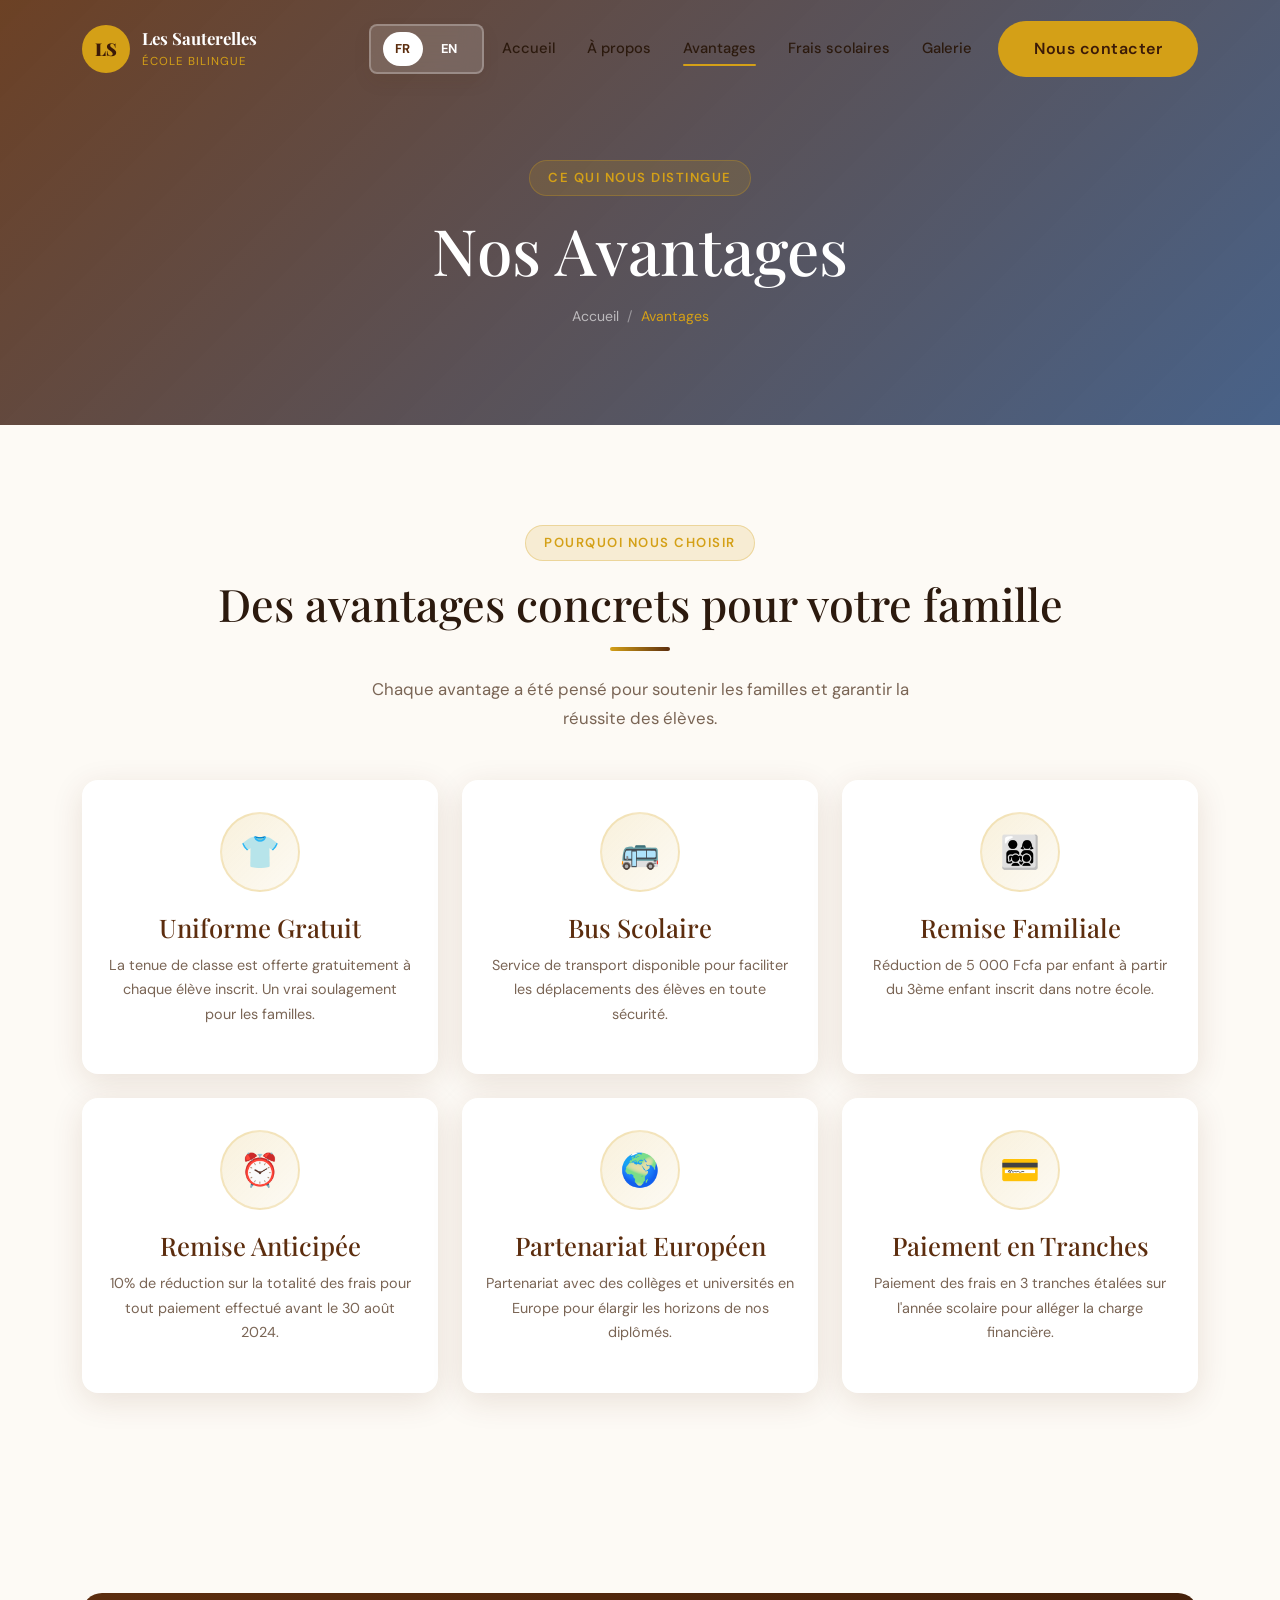
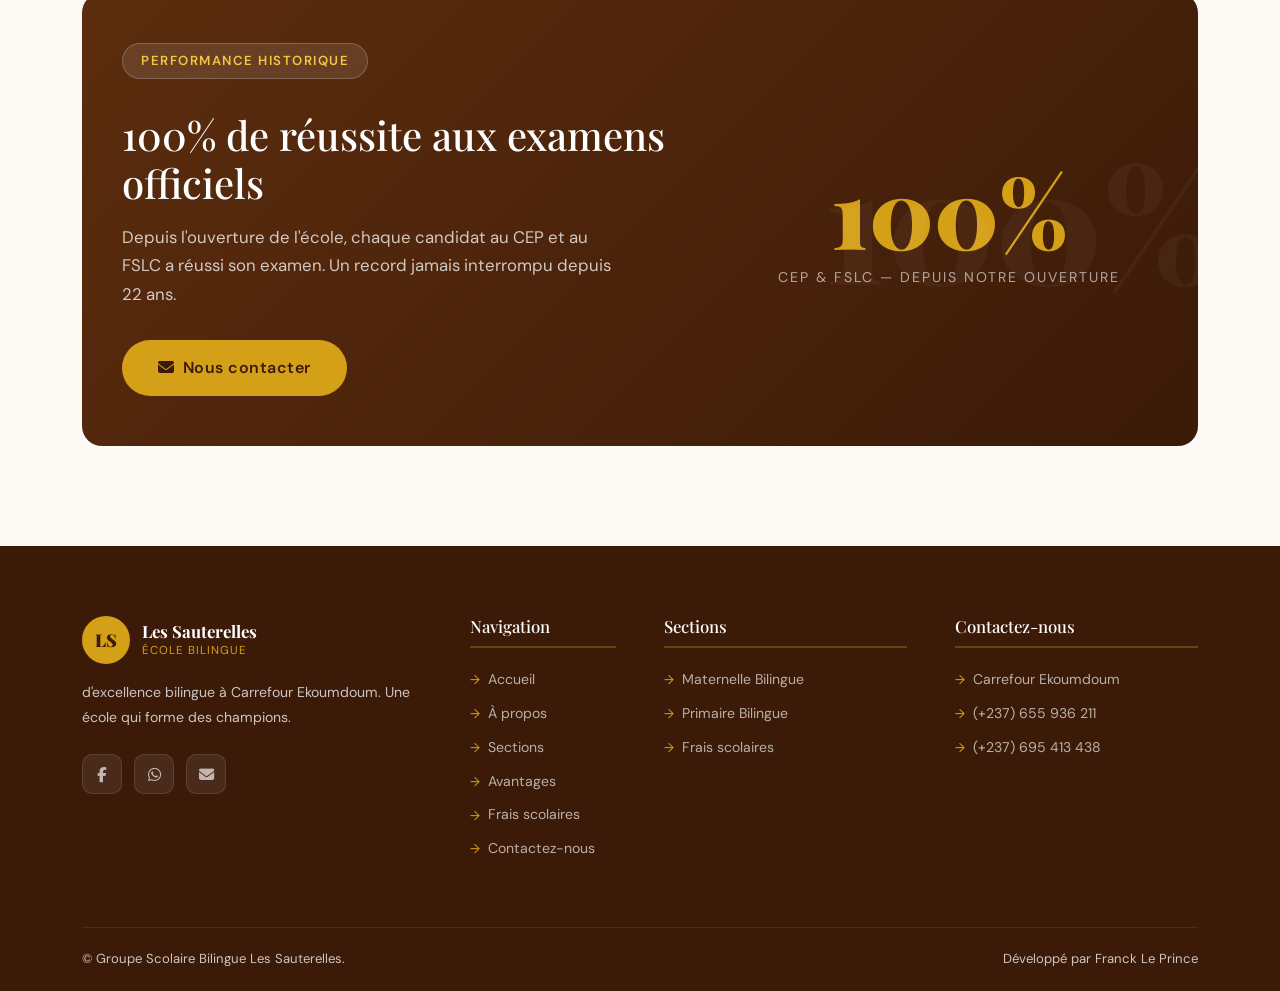
<file: avantages.html>
<!DOCTYPE html>
<html lang="fr">
<head>
  <meta charset="UTF-8">
  <meta name="viewport" content="width=device-width, initial-scale=1.0">
  <title>Avantages — Les Sauterelles</title>
  <link href="https://cdn.jsdelivr.net/npm/bootstrap@5.3.3/dist/css/bootstrap.min.css" rel="stylesheet">
  <link href="https://cdnjs.cloudflare.com/ajax/libs/font-awesome/6.5.0/css/all.min.css" rel="stylesheet">
  <link href="https://unpkg.com/aos@2.3.4/dist/aos.css" rel="stylesheet">
  <link href="assets/css/style.css" rel="stylesheet">
</head>
<body>

<nav class="navbar navbar-sauterelles navbar-expand-lg scrolled">
  <div class="container">
    <a class="navbar-brand navbar-brand-logo" href="index.html">
      <div class="logo-circle">LS</div>
      <div class="logo-text"><span data-lang="brand_name">Les Sauterelles</span><span data-lang="brand_sub">École Bilingue</span></div>
    </a>
    <button class="navbar-toggler border-0" type="button" data-bs-toggle="collapse" data-bs-target="#navMenu">
      <span class="navbar-toggler-icon" style="filter:none"></span>
    </button>
    <div class="collapse navbar-collapse" id="navMenu">
      <ul class="navbar-nav ms-auto gap-1 align-items-center">
        <li class="nav-item">
          <div class="language-switcher" role="group" aria-label="Language switcher">
            <button type="button" class="lang-btn active" data-lang-option="fr">FR</button>
            <button type="button" class="lang-btn" data-lang-option="en">EN</button>
          </div>
        </li>
        <li class="nav-item"><a class="nav-link" href="index.html" style="color:var(--texte)!important" data-lang="home">Accueil</a></li>
        <li class="nav-item"><a class="nav-link" href="about.html" style="color:var(--texte)!important" data-lang="about">À propos</a></li>
        <li class="nav-item"><a class="nav-link active" href="avantages.html" style="color:var(--texte)!important" data-lang="advantages">Avantages</a></li>
        <li class="nav-item"><a class="nav-link" href="frais.html" style="color:var(--texte)!important" data-lang="school_fees">Frais</a></li>
        <li class="nav-item"><a class="nav-link" href="galerie.html" style="color:var(--texte)!important" data-lang="gallery">Galerie</a></li>
        <li class="nav-item ms-2"><a class="btn-principal" href="contact.html" data-lang="contact">Nous contacter</a></li>
      </ul>
    </div>
  </div>
</nav>

<div class="page-hero">
  <div class="container">
    <span class="section-badge" data-lang="advantages_hero_badge">Ce qui nous distingue</span>
    <h1 data-lang="advantages_title">Nos Avantages</h1>
    <nav aria-label="breadcrumb">
      <ol class="breadcrumb breadcrumb-sauterelles">
        <li class="breadcrumb-item"><a href="index.html" style="color:rgba(255,255,255,0.6)" data-lang="home">Accueil</a></li>
        <li class="breadcrumb-item active" data-lang="advantages_page_label">Avantages</li>
      </ol>
    </nav>
  </div>
</div>

<!-- AVANTAGES GRILLE -->
<section class="section-padding">
  <div class="container">
    <div class="text-center mb-5" data-aos="fade-up">
      <span class="section-badge" data-lang="advantages_subtitle">Pourquoi nous choisir</span>
      <h2 class="section-titre" data-lang="advantages_intro_title">Des avantages concrets pour votre famille</h2>
      <div class="separateur mx-auto"></div>
      <p class="section-sous-titre mx-auto" data-lang="advantages_intro">Chaque avantage a été pensé pour soutenir les familles et garantir la réussite des élèves.</p>
    </div>
    <div class="row g-4">
      <div class="col-md-6 col-lg-4" data-aos="fade-up" data-aos-delay="0">
        <div class="avantage-card">
          <div class="avantage-icon">👕</div>
          <h3 data-lang="advantage_uniform">Uniforme Gratuit</h3>
          <p data-lang="advantage_uniform_text">La tenue de classe est offerte gratuitement à chaque élève inscrit. Un vrai soulagement pour les familles.</p>
        </div>
      </div>
      <div class="col-md-6 col-lg-4" data-aos="fade-up" data-aos-delay="100">
        <div class="avantage-card">
          <div class="avantage-icon">🚌</div>
          <h3 data-lang="advantage_bus">Bus Scolaire</h3>
          <p data-lang="advantage_bus_text">Service de transport disponible pour faciliter les déplacements des élèves en toute sécurité.</p>
        </div>
      </div>
      <div class="col-md-6 col-lg-4" data-aos="fade-up" data-aos-delay="200">
        <div class="avantage-card">
          <div class="avantage-icon">👨‍👩‍👧‍👦</div>
          <h3 data-lang="advantage_family_discount">Remise Familiale</h3>
          <p data-lang="advantage_family_discount_text">Réduction de 5 000 Fcfa par enfant à partir du 3ème enfant inscrit dans notre école.</p>
        </div>
      </div>
      <div class="col-md-6 col-lg-4" data-aos="fade-up" data-aos-delay="300">
        <div class="avantage-card">
          <div class="avantage-icon">⏰</div>
          <h3 data-lang="advantage_early_discount">Remise Anticipée</h3>
          <p data-lang="advantage_early_discount_text">10% de réduction sur la totalité des frais pour tout paiement effectué avant le 30 août 2024.</p>
        </div>
      </div>
      <div class="col-md-6 col-lg-4" data-aos="fade-up" data-aos-delay="400">
        <div class="avantage-card">
          <div class="avantage-icon">🌍</div>
          <h3 data-lang="advantage_european_partnership">Partenariat Européen</h3>
          <p data-lang="advantage_european_partnership_text">Partenariat avec des collèges et universités en Europe pour élargir les horizons de nos diplômés.</p>
        </div>
      </div>
      <div class="col-md-6 col-lg-4" data-aos="fade-up" data-aos-delay="500">
        <div class="avantage-card">
          <div class="avantage-icon">💳</div>
          <h3 data-lang="advantage_installment">Paiement en Tranches</h3>
          <p data-lang="advantage_installment_text">Paiement des frais en 3 tranches étalées sur l'année scolaire pour alléger la charge financière.</p>
        </div>
      </div>
    </div>
  </div>
</section>

<!-- BANNIÈRE 100% RÉUSSITE -->
<section class="section-padding">
  <div class="container" data-aos="zoom-in">
    <div class="succes-banner">
      <div class="row align-items-center">
        <div class="col-lg-7">
          <span class="section-badge" style="background:rgba(255,255,255,0.1);color:var(--or-light);border-color:rgba(255,255,255,0.2);" data-lang="performance_title">
            Performance historique
          </span>
          <h2 style="color:white;font-family:var(--font-titre);font-size:2.5rem;margin:16px 0;" data-lang="performance_heading">
            100% de réussite aux examens officiels
          </h2>
          <p style="color:rgba(255,255,255,0.75);font-size:1.05rem;max-width:500px;margin-bottom:32px;" data-lang-html="performance_text">
            Depuis l'ouverture de l'école, chaque candidat au <strong style="color:var(--or-light)">CEP</strong>
            et au <strong style="color:var(--or-light)">FSLC</strong> a réussi son examen.
            Un record jamais interrompu depuis 22 ans.
          </p>
          <a href="contact.html" class="btn-principal">
            <i class="fas fa-envelope me-2"></i><span data-lang="contact">Nous contacter</span>
          </a>
        </div>
        <div class="col-lg-5 text-center" style="margin-top:30px;">
          <div style="font-family:var(--font-titre);font-size:6rem;font-weight:900;color:var(--or);line-height:1;">
            100%
          </div>
          <p style="color:rgba(255,255,255,0.6);font-size:0.88rem;letter-spacing:2px;text-transform:uppercase;margin-top:8px;">
            CEP & FSLC — Depuis notre ouverture
          </p>
        </div>
      </div>
    </div>
  </div>
</section>

<footer class="footer">
  <div class="container">
    <div class="row g-5">
      <div class="col-lg-4">
        <div class="navbar-brand-logo footer-brand mb-3">
          <div class="logo-circle">LS</div>
          <div class="logo-text"><span data-lang="brand_name">Les Sauterelles</span><span data-lang="brand_sub">École Bilingue</span></div>
        </div>
        <p data-lang="footer_text">Plus 22 ans d'excellence bilingue à Carrefour Ekoumdoum.</p>
        <div class="footer-social">
          <a href="#" class="social-btn"><i class="fab fa-facebook-f"></i></a>
          <a href="#" class="social-btn"><i class="fab fa-whatsapp"></i></a>
          <a href="contact.html" class="social-btn"><i class="fas fa-envelope"></i></a>
        </div>
      </div>
      <div class="col-lg-2 col-6">
        <h5 data-lang="nav_title">Navigation</h5>
        <ul class="footer-links">
          <li><a href="index.html" data-lang="home">Accueil</a></li>
          <li><a href="about.html" data-lang="about">À propos</a></li>
          <li><a href="sections.html" data-lang="sections">Sections</a></li>
          <li><a href="avantages.html" data-lang="advantages">Avantages</a></li>
          <li><a href="frais.html" data-lang="school_fees">Frais</a></li>
          <li><a href="contact.html" data-lang="contact_title">Contact</a></li>
        </ul>
      </div>
      <div class="col-lg-3 col-6">
        <h5 data-lang="sections_title">Sections</h5>
        <ul class="footer-links">
          <li><a href="sections.html" data-lang="maternelle_link">Maternelle Bilingue</a></li>
          <li><a href="sections.html" data-lang="primaire_link">Primaire Bilingue</a></li>
          <li><a href="frais.html" data-lang="fees_link">Frais scolaires</a></li>
        </ul>
      </div>
      <div class="col-lg-3">
        <h5 data-lang="contact_title">Contact</h5>
        <ul class="footer-links">
          <li><a href="#" data-lang="address">Carrefour Ekoumdoum</a></li>
          <li><a href="tel:+237655936211">(+237) 655 936 211</a></li>
          <li><a href="tel:+237695413438">(+237) 695 413 438</a></li>
        </ul>
      </div>
    </div>
  </div>
  <div class="container">
    <div class="footer-bottom">
      <span data-lang-html="copyright">© <span class="copyright-annee"></span> Groupe Scolaire Bilingue Les Sauterelles. Tous droits réservés.</span>
      <span data-lang="developer">Développé par Franck Le Prince</span>
    </div>
  </div>
</footer>

<script src="https://cdn.jsdelivr.net/npm/bootstrap@5.3.3/dist/js/bootstrap.bundle.min.js"></script>
<script src="https://unpkg.com/aos@2.3.4/dist/aos.js"></script>
<script src="assets/js/main.js"></script>
</body>
</html>
</file>
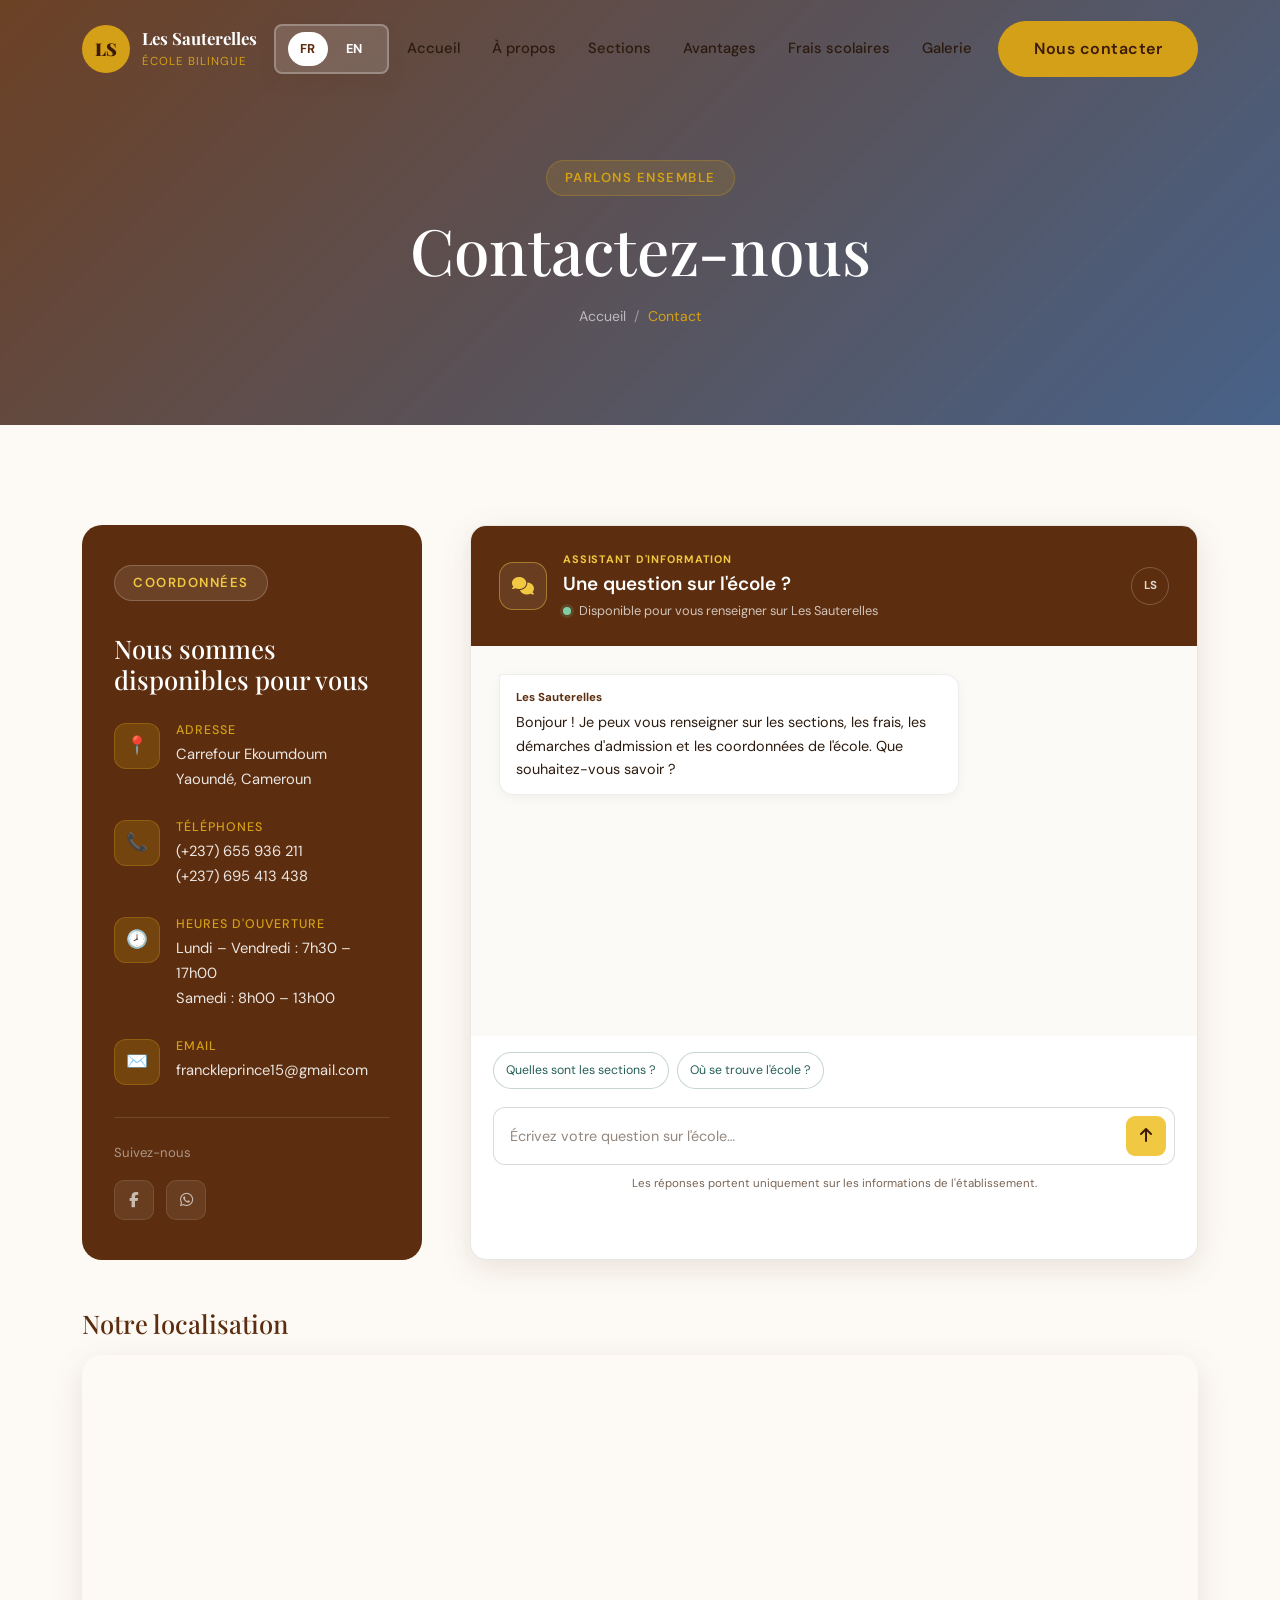
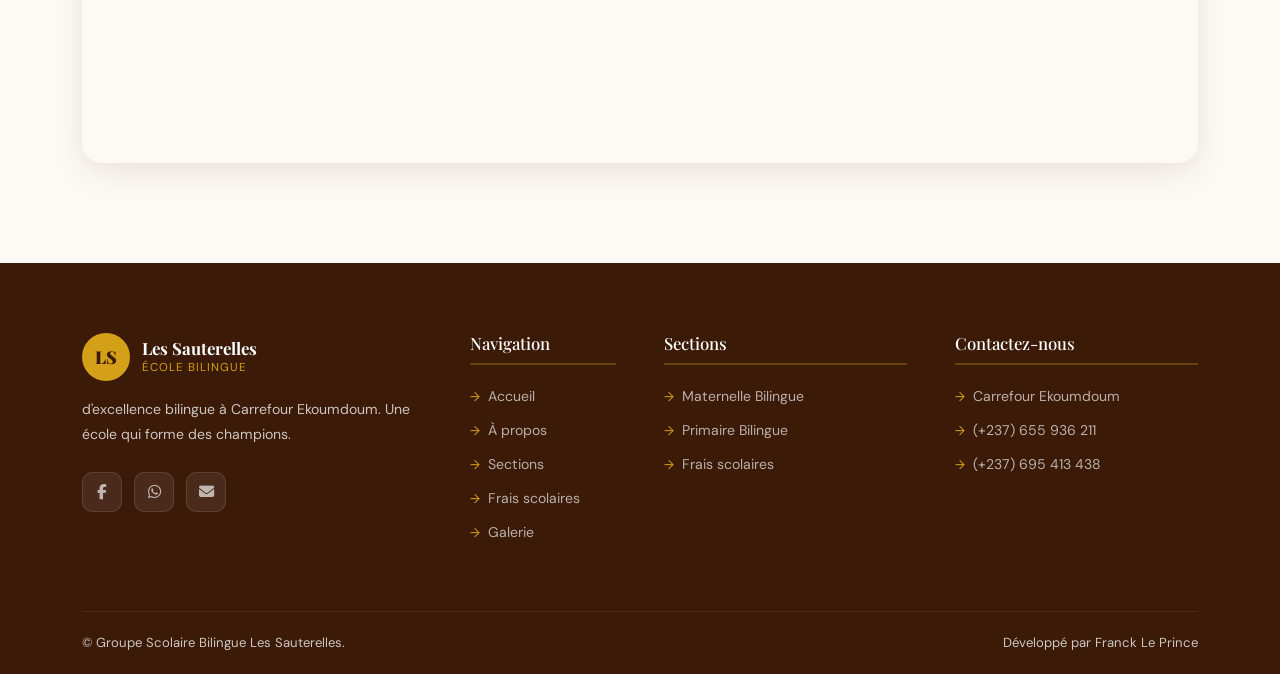
<file: contact.html>
<!DOCTYPE html>
<html lang="fr">
<head>
  <meta charset="UTF-8">
  <meta name="viewport" content="width=device-width, initial-scale=1.0">
  <title>Contact — Les Sauterelles</title>
  <link href="https://cdn.jsdelivr.net/npm/bootstrap@5.3.3/dist/css/bootstrap.min.css" rel="stylesheet">
  <link href="https://cdnjs.cloudflare.com/ajax/libs/font-awesome/6.5.0/css/all.min.css" rel="stylesheet">
  <link href="https://unpkg.com/aos@2.3.4/dist/aos.css" rel="stylesheet">
  <link href="assets/css/style.css?v=chat-20260928" rel="stylesheet">
</head>
<body>

<nav class="navbar navbar-sauterelles navbar-expand-lg scrolled">
  <div class="container">
    <a class="navbar-brand navbar-brand-logo" href="index.html">
      <div class="logo-circle">LS</div>
      <div class="logo-text"><span data-lang="brand_name">Les Sauterelles</span><span data-lang="brand_sub">École Bilingue</span></div>
    </a>
    <button class="navbar-toggler border-0" type="button" data-bs-toggle="collapse" data-bs-target="#navMenu">
      <span class="navbar-toggler-icon" style="filter:none"></span>
    </button>
    <div class="collapse navbar-collapse" id="navMenu">
      <ul class="navbar-nav ms-auto gap-1 align-items-center">
        <li class="nav-item">
          <div class="language-switcher" role="group" aria-label="Language switcher">
            <button type="button" class="lang-btn active" data-lang-option="fr">FR</button>
            <button type="button" class="lang-btn" data-lang-option="en">EN</button>
          </div>
        </li>
        <li class="nav-item"><a class="nav-link" href="index.html" style="color:var(--texte)!important" data-lang="home">Accueil</a></li>
        <li class="nav-item"><a class="nav-link" href="about.html" style="color:var(--texte)!important" data-lang="about">À propos</a></li>
        <li class="nav-item"><a class="nav-link" href="sections.html" style="color:var(--texte)!important" data-lang="sections">Sections</a></li>
        <li class="nav-item"><a class="nav-link" href="avantages.html" style="color:var(--texte)!important" data-lang="advantages">Avantages</a></li>
        <li class="nav-item"><a class="nav-link" href="frais.html" style="color:var(--texte)!important" data-lang="school_fees">Frais</a></li>
        <li class="nav-item"><a class="nav-link" href="galerie.html" style="color:var(--texte)!important" data-lang="gallery">Galerie</a></li>
        <li class="nav-item ms-2"><a class="btn-principal active" href="contact.html" data-lang="contact">Nous contacter</a></li>
      </ul>
    </div>
  </div>
</nav>

<div class="page-hero">
  <div class="container">
    <span class="section-badge" data-lang="contact_hero_badge">Parlons ensemble</span>
    <h1 data-lang="contact_title">Contactez-nous</h1>
    <nav aria-label="breadcrumb">
      <ol class="breadcrumb breadcrumb-sauterelles">
        <li class="breadcrumb-item"><a href="index.html" style="color:rgba(255,255,255,0.6)" data-lang="home">Accueil</a></li>
        <li class="breadcrumb-item active" data-lang="contact_page_label">Contact</li>
      </ol>
    </nav>
  </div>
</div>

<section class="section-padding">
  <div class="container">
    <div class="row g-5">

      <!-- Infos de contact -->
      <div class="col-lg-4" data-aos="fade-right">
        <div class="contact-info-card">
          <span class="section-badge" style="background:rgba(255,255,255,0.1);color:var(--or-light);border-color:rgba(255,255,255,0.2);" data-lang="contact_details_badge">
            Coordonnées
          </span>
          <h3 style="color:white;font-family:var(--font-titre);margin:16px 0 28px;" data-lang="contact_info_title">
            Nous sommes disponibles pour vous
          </h3>

          <div class="contact-item">
            <div class="contact-item-icon">📍</div>
            <div>
              <h5 data-lang="contact_info_address">Adresse</h5>
              <p data-lang-html="contact_address_details">Carrefour Ekoumdoum<br>Yaoundé, Cameroun</p>
            </div>
          </div>
          <div class="contact-item">
            <div class="contact-item-icon">📞</div>
            <div>
              <h5 data-lang="contact_info_phones">Téléphones</h5>
              <p data-lang-html="contact_phone_numbers">(+237) 655 936 211<br>(+237) 695 413 438</p>
            </div>
          </div>
          <div class="contact-item">
            <div class="contact-item-icon">🕗</div>
            <div>
              <h5 data-lang="contact_info_hours">Heures d'ouverture</h5>
              <p data-lang-html="contact_hours">Lundi – Vendredi : 7h30 – 17h00<br>Samedi : 8h00 – 13h00</p>
            </div>
          </div>
          <div class="contact-item">
            <div class="contact-item-icon">✉️</div>
            <div>
              <h5 data-lang="contact_info_email">Email</h5>
              <p>franckleprince15@gmail.com</p>
            </div>
          </div>

          <div style="margin-top:32px;padding-top:24px;border-top:1px solid rgba(255,255,255,0.12);">
            <p style="font-size:0.82rem;color:rgba(255,255,255,0.5);margin-bottom:12px;" data-lang="contact_follow_us">Suivez-nous</p>
            <div class="footer-social">
              <a href="#" class="social-btn"><i class="fab fa-facebook-f"></i></a>
              <a href="#" class="social-btn"><i class="fab fa-whatsapp"></i></a>
            </div>
          </div>
        </div>
      </div>

      <!-- Assistant d'information de l'école -->
      <div class="col-lg-8" data-aos="fade-left">
        <section class="school-chat" aria-labelledby="school-chat-title">
          <header class="school-chat-header">
            <div class="school-chat-avatar" aria-hidden="true"><i class="fas fa-comments"></i></div>
            <div class="school-chat-heading">
              <span class="school-chat-eyebrow" data-lang="chat_badge">ASSISTANT D'INFORMATION</span>
              <h2 id="school-chat-title" data-lang="chat_title">Une question sur l'école ?</h2>
              <p><span class="school-chat-status" aria-hidden="true"></span><span data-lang="chat_scope">Disponible pour vous renseigner sur Les Sauterelles</span></p>
            </div>
            <span class="school-chat-mark" aria-hidden="true">LS</span>
          </header>

          <div class="school-chat-messages" id="school-chat-messages" role="log" aria-live="polite" aria-relevant="additions text" aria-label="Conversation avec l'assistant" data-lang-aria-label="chat_conversation_label">
            <article class="chat-message chat-message-assistant">
              <span class="chat-message-label" data-lang="chat_assistant_label">Les Sauterelles</span>
              <p data-lang="chat_welcome">Bonjour ! Je peux vous renseigner sur les sections, les frais, les démarches d'admission et les coordonnées de l'école. Que souhaitez-vous savoir ?</p>
            </article>
          </div>

          <div class="school-chat-suggestions" aria-label="Questions fréquentes" data-lang-aria-label="chat_faq_label">
            <button type="button" class="chat-suggestion" data-chat-question data-lang="chat_suggestion_sections">Quelles sont les sections ?</button>
            <button type="button" class="chat-suggestion" data-chat-question data-lang="chat_suggestion_location">Où se trouve l'école ?</button>
          </div>

          <form class="school-chat-composer" id="school-chat-form">
            <label class="visually-hidden" for="school-chat-input" data-lang="chat_input_label">Votre question sur l'école</label>
            <input id="school-chat-input" name="question" type="text" maxlength="350" autocomplete="off" data-lang-placeholder="chat_placeholder" placeholder="Écrivez votre question sur l'école…" required>
            <button class="school-chat-send" type="submit" aria-label="Envoyer la question" data-lang-aria-label="chat_send_label">
              <i class="fas fa-arrow-up" aria-hidden="true"></i>
            </button>
          </form>
          <p class="school-chat-note" data-lang="chat_note">Les réponses portent uniquement sur les informations de l'établissement.</p>
        </section>
      </div>
    </div>

    <!-- Carte Google Maps -->
    <div class="mt-5" data-aos="fade-up">
      <h3 class="text-marron mb-3" style="font-family:var(--font-titre);" data-lang="our_location">
        <i class="fas fa-map-marker-alt me-2" style="color:var(--or)"></i>Notre localisation
      </h3>
      <div id="school-map" style="border-radius:20px;overflow:hidden;box-shadow:var(--ombre);">
        <iframe
          src="https://www.google.com/maps/embed?pb=!1m18!1m12!1m3!1d3980.0!2d11.5174!3d3.8634!2m3!1f0!2f0!3f0!3m2!1i1024!2i768!4f13.1!3m3!1m2!1s0x0%3A0x0!2zM8KwNTEnNDguMiJOIDExwrAzMScwMi42IkU!5e0!3m2!1sfr!2scm!4v1234567890"
          width="100%" height="400" style="border:0;" allowfullscreen="" loading="lazy"
          referrerpolicy="no-referrer-when-downgrade">
        </iframe>
      </div>
    </div>
  </div>
</section>

<footer class="footer">
  <div class="container">
    <div class="row g-5">
      <div class="col-lg-4">
        <div class="navbar-brand-logo footer-brand mb-3">
          <div class="logo-circle">LS</div>
          <div class="logo-text"><span data-lang="brand_name">Les Sauterelles</span><span data-lang="brand_sub">École Bilingue</span></div>
        </div>
        <p data-lang="footer_text">Plus 22 ans d'excellence bilingue à Carrefour Ekoumdoum.</p>
        <div class="footer-social">
          <a href="#" class="social-btn"><i class="fab fa-facebook-f"></i></a>
          <a href="#" class="social-btn"><i class="fab fa-whatsapp"></i></a>
          <a href="contact.html" class="social-btn"><i class="fas fa-envelope"></i></a>
        </div>
      </div>
      <div class="col-lg-2 col-6">
        <h5 data-lang="nav_title">Navigation</h5>
        <ul class="footer-links">
          <li><a href="index.html" data-lang="home">Accueil</a></li>
          <li><a href="about.html" data-lang="about">À propos</a></li>
          <li><a href="sections.html" data-lang="sections">Sections</a></li>
          <li><a href="frais.html" data-lang="school_fees">Frais</a></li>
          <li><a href="galerie.html" data-lang="gallery">Galerie</a></li>
        </ul>
      </div>
      <div class="col-lg-3 col-6">
        <h5 data-lang="sections_title">Sections</h5>
        <ul class="footer-links">
          <li><a href="sections.html" data-lang="maternelle_link">Maternelle Bilingue</a></li>
          <li><a href="sections.html" data-lang="primaire_link">Primaire Bilingue</a></li>
          <li><a href="frais.html" data-lang="fees_link">Frais scolaires</a></li>
        </ul>
      </div>
      <div class="col-lg-3">
        <h5 data-lang="contact_title">Contact</h5>
        <ul class="footer-links">
          <li><a href="#" data-lang="address">Carrefour Ekoumdoum</a></li>
          <li><a href="tel:+237655936211">(+237) 655 936 211</a></li>
          <li><a href="tel:+237695413438">(+237) 695 413 438</a></li>
        </ul>
      </div>
    </div>
  </div>
  <div class="container">
    <div class="footer-bottom">
      <span data-lang-html="copyright">© <span class="copyright-annee"></span> Groupe Scolaire Bilingue Les Sauterelles.</span>
      <span data-lang="developer">Développé par Franck Le Prince</span>
    </div>
  </div>
</footer>

<script src="https://cdn.jsdelivr.net/npm/bootstrap@5.3.3/dist/js/bootstrap.bundle.min.js"></script>
<script src="https://unpkg.com/aos@2.3.4/dist/aos.js"></script>
<script src="assets/js/main.js?v=chat-20260928-6"></script>
</body>
</html>
</file>
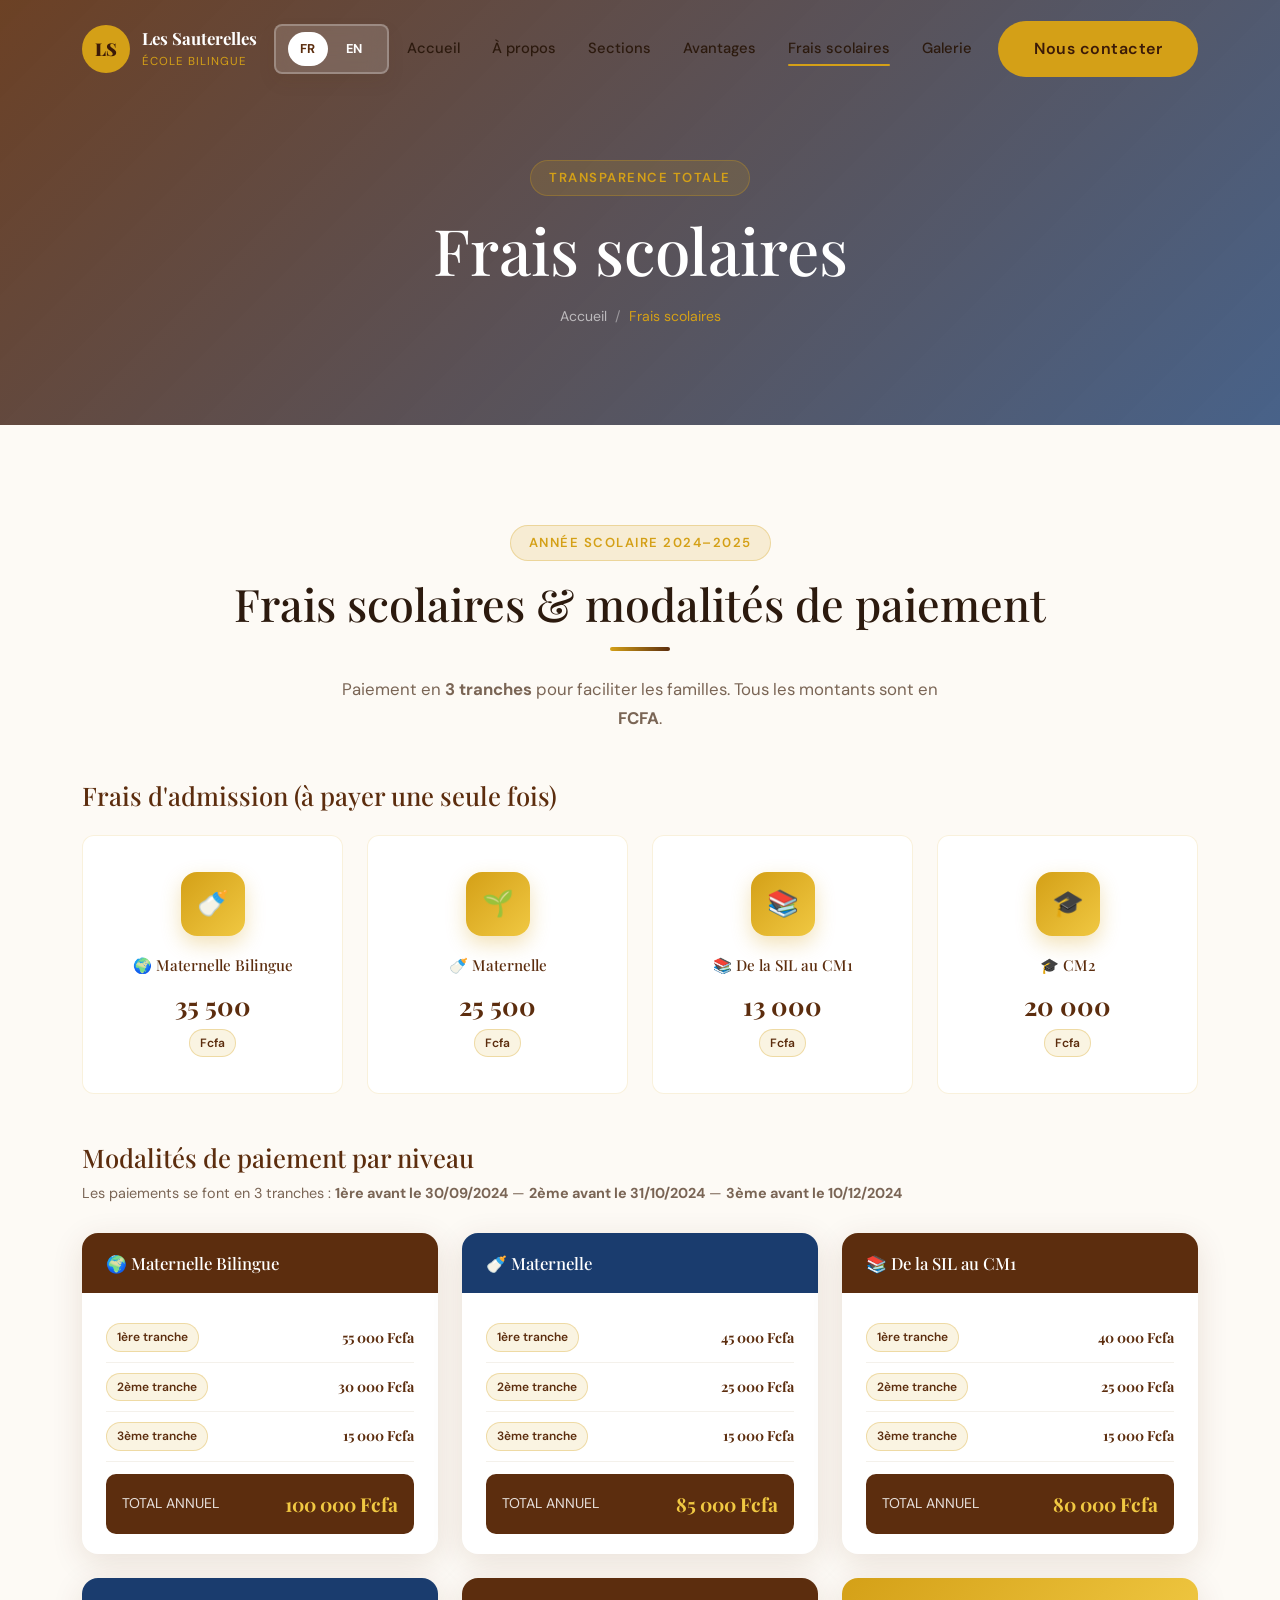
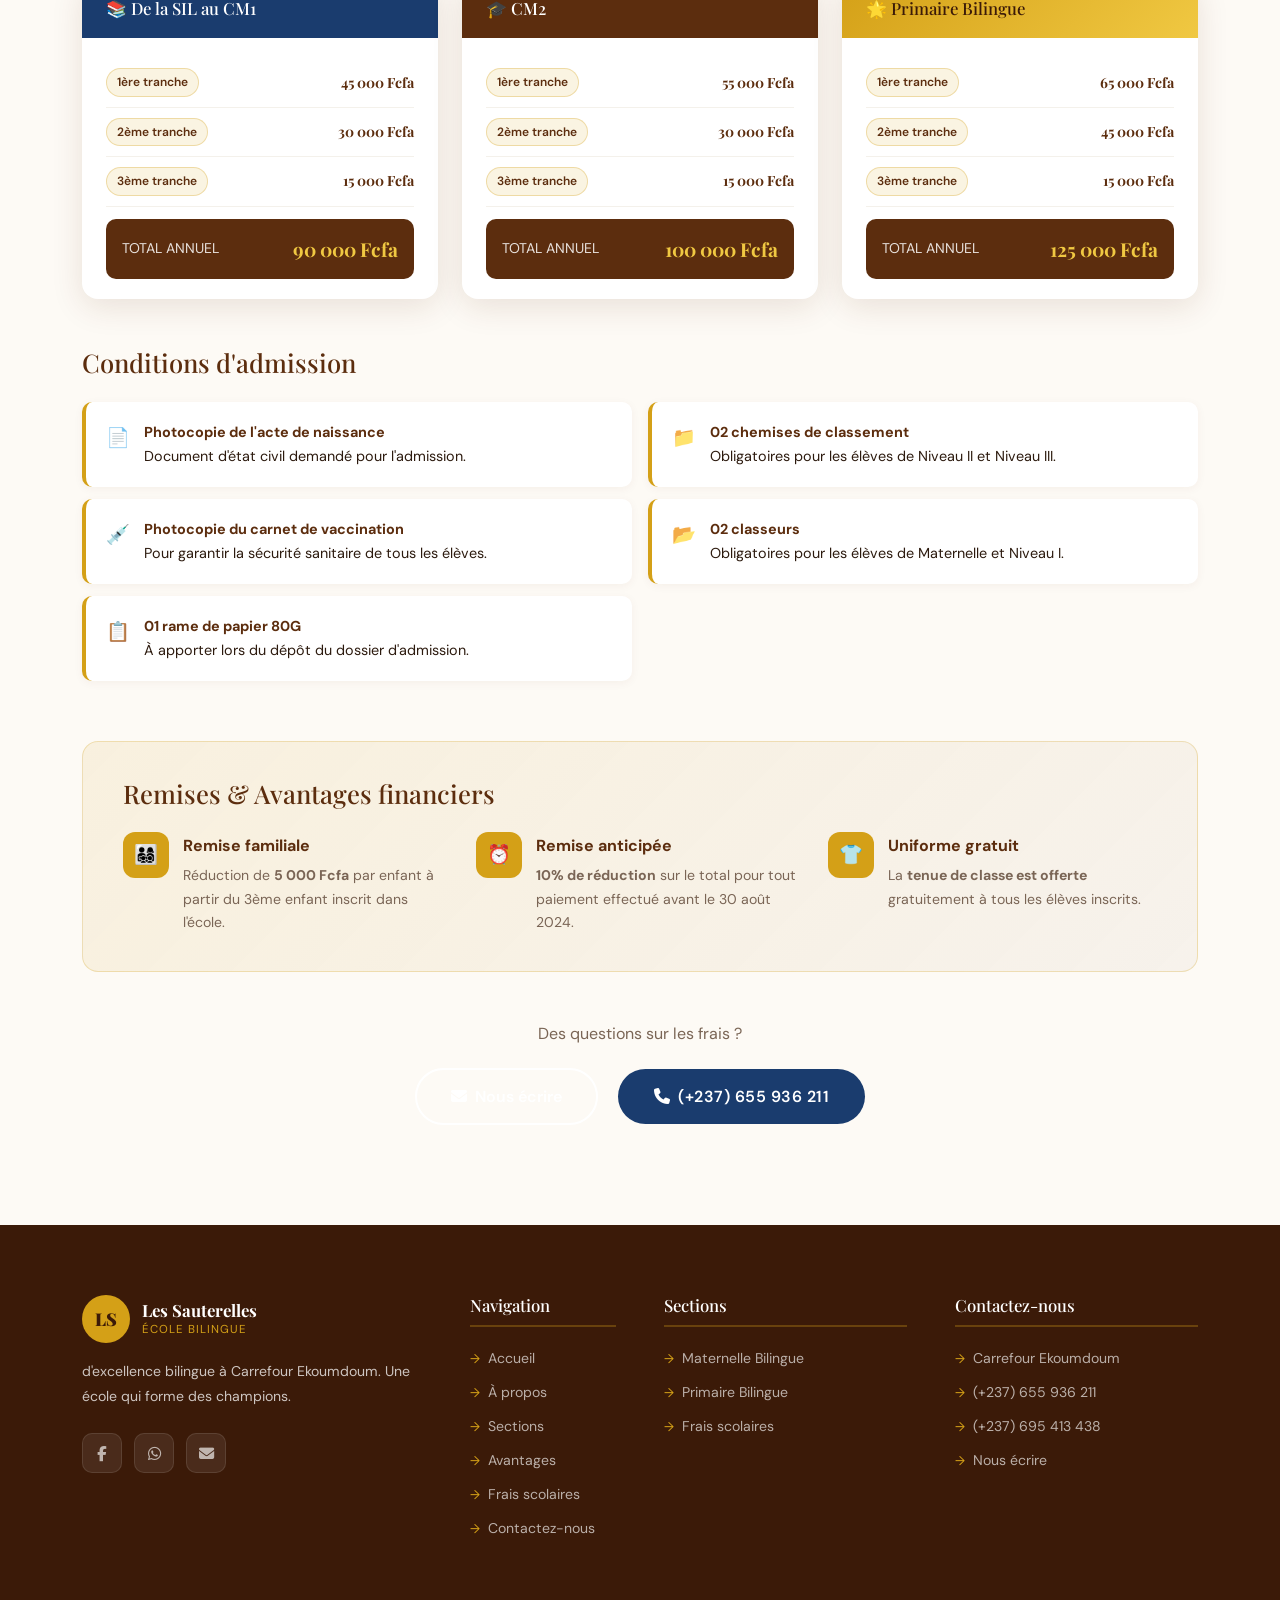
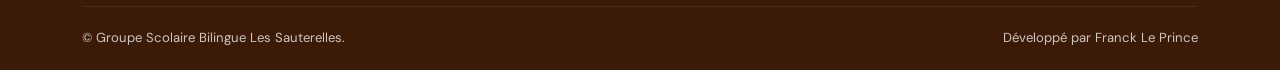
<file: frais.html>
<!DOCTYPE html>
<html lang="fr">
<head>
  <meta charset="UTF-8">
  <meta name="viewport" content="width=device-width, initial-scale=1.0">
  <title>Frais scolaires — Les Sauterelles</title>
  <link href="https://cdn.jsdelivr.net/npm/bootstrap@5.3.3/dist/css/bootstrap.min.css" rel="stylesheet">
  <link href="https://cdnjs.cloudflare.com/ajax/libs/font-awesome/6.5.0/css/all.min.css" rel="stylesheet">
  <link href="https://unpkg.com/aos@2.3.4/dist/aos.css" rel="stylesheet">
  <link href="assets/css/style.css" rel="stylesheet">

  <style>
    /* Style spécifique à la page frais */
    .tranche-badge {
      display: inline-block;
      background: rgba(212,160,23,0.12);
      color: var(--marron);
      border: 1px solid rgba(212,160,23,0.3);
      padding: 3px 10px;
      border-radius: 50px;
      font-size: 0.75rem;
      font-weight: 600;
    }
    .frais-card {
      background: white;
      border-radius: 16px;
      overflow: hidden;
      box-shadow: var(--ombre);
      height: 100%;
      transition: var(--transition);
    }
    .frais-card:hover { transform: translateY(-6px); box-shadow: var(--ombre-forte); }
    .frais-card-header {
      padding: 20px 24px;
      background: var(--marron);
      color: white;
    }
    .frais-card-header.bleu   { background: var(--bleu); }
    .frais-card-header.or     { background: linear-gradient(135deg, var(--or), var(--or-light)); color: var(--marron-dark); }
    .frais-card-header h4 {
      font-family: var(--font-titre);
      font-size: 1.05rem;
      margin: 0;
    }
    .frais-card-body { padding: 20px 24px; }
    .frais-ligne {
      display: flex;
      justify-content: space-between;
      align-items: center;
      padding: 10px 0;
      border-bottom: 1px solid var(--gris);
      font-size: 0.88rem;
    }
    .frais-ligne:last-child { border: none; }
    .frais-ligne .label { color: var(--texte-light); }
    .frais-ligne .montant { font-weight: 700; color: var(--marron); font-family: var(--font-titre); }
    .frais-total {
      display: flex;
      justify-content: space-between;
      align-items: center;
      padding: 14px 16px;
      background: var(--marron);
      border-radius: 10px;
      margin-top: 12px;
      color: white;
    }
    .frais-total .label { font-size: 0.88rem; opacity: 0.85; }
    .frais-total .montant { font-family: var(--font-titre); font-size: 1.2rem; font-weight: 700; color: var(--or-light); }
  </style>
</head>
<body>

<nav class="navbar navbar-sauterelles navbar-expand-lg scrolled">
  <div class="container">
    <a class="navbar-brand navbar-brand-logo" href="index.html">
      <div class="logo-circle">LS</div>
      <div class="logo-text"><span data-lang="brand_name">Les Sauterelles</span><span data-lang="brand_sub">École Bilingue</span></div>
    </a>
    <button class="navbar-toggler border-0" type="button" data-bs-toggle="collapse" data-bs-target="#navMenu">
      <span class="navbar-toggler-icon" style="filter:none"></span>
    </button>
    <div class="collapse navbar-collapse" id="navMenu">
      <ul class="navbar-nav ms-auto gap-1 align-items-center">
        <li class="nav-item">
          <div class="language-switcher" role="group" aria-label="Language switcher">
            <button type="button" class="lang-btn active" data-lang-option="fr">FR</button>
            <button type="button" class="lang-btn" data-lang-option="en">EN</button>
          </div>
        </li>
        <li class="nav-item"><a class="nav-link" href="index.html" style="color:var(--texte)!important" data-lang="home">Accueil</a></li>
        <li class="nav-item"><a class="nav-link" href="about.html" style="color:var(--texte)!important" data-lang="about">À propos</a></li>
        <li class="nav-item"><a class="nav-link" href="sections.html" style="color:var(--texte)!important" data-lang="sections">Sections</a></li>
        <li class="nav-item"><a class="nav-link" href="avantages.html" style="color:var(--texte)!important" data-lang="advantages">Avantages</a></li>
        <li class="nav-item"><a class="nav-link active" href="frais.html" style="color:var(--texte)!important" data-lang="school_fees">Frais</a></li>
        <li class="nav-item"><a class="nav-link" href="galerie.html" style="color:var(--texte)!important" data-lang="gallery">Galerie</a></li>
        <li class="nav-item ms-2"><a class="btn-principal" href="contact.html" data-lang="contact">Nous contacter</a></li>
      </ul>
    </div>
  </div>
</nav>

<!-- PAGE HERO -->
<div class="page-hero">
  <div class="container">
    <span class="section-badge" data-lang="fees_hero_badge">Transparence totale</span>
    <h1 data-lang="fees_title">Frais scolaires</h1>
    <nav aria-label="breadcrumb">
      <ol class="breadcrumb breadcrumb-sauterelles">
        <li class="breadcrumb-item"><a href="index.html" style="color:rgba(255,255,255,0.6)" data-lang="home">Accueil</a></li>
        <li class="breadcrumb-item active" data-lang="fees_page_label">Frais scolaires</li>
      </ol>
    </nav>
  </div>
</div>

<!-- ══════════════════════════════════════
    FRAIS D'ADMISSION
══════════════════════════════════════ -->
<section class="section-padding">
  <div class="container">

    <!-- Titre section -->
    <div class="text-center mb-5" data-aos="fade-up">
      <span class="section-badge" data-lang="school_year_badge">Année scolaire 2024–2025</span>
      <h2 class="section-titre" data-lang="fees_section_title">Frais scolaires & modalités de paiement</h2>
      <div class="separateur mx-auto"></div>
      <p class="section-sous-titre mx-auto" data-lang-html="fees_section_desc">
        Paiement en <strong>3 tranches</strong> pour faciliter les familles. Tous les montants sont en <strong>FCFA</strong>.
      </p>
    </div>

    <!-- ── Frais d'admission fixes ── -->
    <div class="mb-5" data-aos="fade-up">
      <h3 style="font-family:var(--font-titre);color:var(--marron);margin-bottom:24px;" data-lang="fees_registration_title">
        <i class="fas fa-file-alt me-2" style="color:var(--or)"></i>Frais d'admission (à payer une seule fois)
      </h3>
      <div class="row g-4">

        <div class="col-6 col-md-3">
          <div class="feature-card text-center">
            <div class="feature-icon mx-auto">🍼</div>
            <h3 style="font-size:0.95rem;" data-lang="fees_card_title_maternelle_bilingue">Maternelle Bilingue</h3>
            <p style="font-size:1.6rem;font-family:var(--font-titre);color:var(--marron);font-weight:700;margin:0;">
              35 500
            </p>
            <span class="tranche-badge">Fcfa</span>
          </div>
        </div>

        <div class="col-6 col-md-3">
          <div class="feature-card text-center">
            <div class="feature-icon mx-auto">🌱</div>
            <h3 style="font-size:0.95rem;" data-lang="fees_card_title_maternelle">Maternelle</h3>
            <p style="font-size:1.6rem;font-family:var(--font-titre);color:var(--marron);font-weight:700;margin:0;">
              25 500
            </p>
            <span class="tranche-badge">Fcfa</span>
          </div>
        </div>

        <div class="col-6 col-md-3">
          <div class="feature-card text-center">
            <div class="feature-icon mx-auto">📚</div>
            <h3 style="font-size:0.95rem;" data-lang="fees_card_title_sil_cm1">De la SIL au CM1</h3>
            <p style="font-size:1.6rem;font-family:var(--font-titre);color:var(--marron);font-weight:700;margin:0;">
              13 000
            </p>
            <span class="tranche-badge">Fcfa</span>
          </div>
        </div>

        <div class="col-6 col-md-3">
          <div class="feature-card text-center">
            <div class="feature-icon mx-auto">🎓</div>
            <h3 style="font-size:0.95rem;" data-lang="fees_card_title_cm2">CM2</h3>
            <p style="font-size:1.6rem;font-family:var(--font-titre);color:var(--marron);font-weight:700;margin:0;">
              20 000
            </p>
            <span class="tranche-badge">Fcfa</span>
          </div>
        </div>

      </div>
    </div>

    <!-- ── Modalités de paiement — CARTES PAR NIVEAU ── -->
    <div class="mb-5" data-aos="fade-up">
      <h3 style="font-family:var(--font-titre);color:var(--marron);margin-bottom:8px;" data-lang="fees_payment_title">
        <i class="fas fa-calendar-alt me-2" style="color:var(--or)"></i>Modalités de paiement par niveau
      </h3>
      <p style="color:var(--texte-light);font-size:0.90rem;margin-bottom:28px;" data-lang-html="fees_payment_text">
        Les paiements se font en 3 tranches :
        <strong>1ère avant le 30/09/2024</strong> —
        <strong>2ème avant le 31/10/2024</strong> —
        <strong>3ème avant le 10/12/2024</strong>
      </p>

      <div class="row g-4">

        <!-- Maternelle Bilingue -->
        <div class="col-md-6 col-lg-4" data-aos="fade-up" data-aos-delay="0">
          <div class="frais-card">
            <div class="frais-card-header">
              <h4 data-lang="fees_card_title_maternelle_bilingue">🌍 Maternelle Bilingue</h4>
            </div>
            <div class="frais-card-body">
              <div class="frais-ligne">
                <span class="label"><span class="tranche-badge">1ère tranche</span></span>
                <span class="montant">55 000 Fcfa</span>
              </div>
              <div class="frais-ligne">
                <span class="label"><span class="tranche-badge">2ème tranche</span></span>
                <span class="montant">30 000 Fcfa</span>
              </div>
              <div class="frais-ligne">
                <span class="label"><span class="tranche-badge">3ème tranche</span></span>
                <span class="montant">15 000 Fcfa</span>
              </div>
              <div class="frais-total">
                <span class="label">TOTAL ANNUEL</span>
                <span class="montant">100 000 Fcfa</span>
              </div>
            </div>
          </div>
        </div>

        <!-- Maternelle -->
        <div class="col-md-6 col-lg-4" data-aos="fade-up" data-aos-delay="100">
          <div class="frais-card">
            <div class="frais-card-header bleu">
              <h4 data-lang="fees_card_title_maternelle">🍼 Maternelle</h4>
            </div>
            <div class="frais-card-body">
              <div class="frais-ligne">
                <span class="label"><span class="tranche-badge">1ère tranche</span></span>
                <span class="montant">45 000 Fcfa</span>
              </div>
              <div class="frais-ligne">
                <span class="label"><span class="tranche-badge">2ème tranche</span></span>
                <span class="montant">25 000 Fcfa</span>
              </div>
              <div class="frais-ligne">
                <span class="label"><span class="tranche-badge">3ème tranche</span></span>
                <span class="montant">15 000 Fcfa</span>
              </div>
              <div class="frais-total">
                <span class="label">TOTAL ANNUEL</span>
                <span class="montant">85 000 Fcfa</span>
              </div>
            </div>
          </div>
        </div>

        <!-- SIL au CE II -->
        <div class="col-md-6 col-lg-4" data-aos="fade-up" data-aos-delay="200">
          <div class="frais-card">
            <div class="frais-card-header">
              <h4 data-lang="fees_card_title_sil_cm1">📖 SIL au CE II</h4>
            </div>
            <div class="frais-card-body">
              <div class="frais-ligne">
                <span class="label"><span class="tranche-badge">1ère tranche</span></span>
                <span class="montant">40 000 Fcfa</span>
              </div>
              <div class="frais-ligne">
                <span class="label"><span class="tranche-badge">2ème tranche</span></span>
                <span class="montant">25 000 Fcfa</span>
              </div>
              <div class="frais-ligne">
                <span class="label"><span class="tranche-badge">3ème tranche</span></span>
                <span class="montant">15 000 Fcfa</span>
              </div>
              <div class="frais-total">
                <span class="label">TOTAL ANNUEL</span>
                <span class="montant">80 000 Fcfa</span>
              </div>
            </div>
          </div>
        </div>

        <!-- CM1 -->
        <div class="col-md-6 col-lg-4" data-aos="fade-up" data-aos-delay="300">
          <div class="frais-card">
            <div class="frais-card-header bleu">
              <h4 data-lang="fees_card_title_sil_cm1">📗 CM1</h4>
            </div>
            <div class="frais-card-body">
              <div class="frais-ligne">
                <span class="label"><span class="tranche-badge">1ère tranche</span></span>
                <span class="montant">45 000 Fcfa</span>
              </div>
              <div class="frais-ligne">
                <span class="label"><span class="tranche-badge">2ème tranche</span></span>
                <span class="montant">30 000 Fcfa</span>
              </div>
              <div class="frais-ligne">
                <span class="label"><span class="tranche-badge">3ème tranche</span></span>
                <span class="montant">15 000 Fcfa</span>
              </div>
              <div class="frais-total">
                <span class="label">TOTAL ANNUEL</span>
                <span class="montant">90 000 Fcfa</span>
              </div>
            </div>
          </div>
        </div>

        <!-- CM2 -->
        <div class="col-md-6 col-lg-4" data-aos="fade-up" data-aos-delay="400">
          <div class="frais-card">
            <div class="frais-card-header">
              <h4 data-lang="fees_card_title_cm2">🎓 CM2</h4>
            </div>
            <div class="frais-card-body">
              <div class="frais-ligne">
                <span class="label"><span class="tranche-badge">1ère tranche</span></span>
                <span class="montant">55 000 Fcfa</span>
              </div>
              <div class="frais-ligne">
                <span class="label"><span class="tranche-badge">2ème tranche</span></span>
                <span class="montant">30 000 Fcfa</span>
              </div>
              <div class="frais-ligne">
                <span class="label"><span class="tranche-badge">3ème tranche</span></span>
                <span class="montant">15 000 Fcfa</span>
              </div>
              <div class="frais-total">
                <span class="label">TOTAL ANNUEL</span>
                <span class="montant">100 000 Fcfa</span>
              </div>
            </div>
          </div>
        </div>

        <!-- Primaire Bilingue -->
        <div class="col-md-6 col-lg-4" data-aos="fade-up" data-aos-delay="500">
          <div class="frais-card">
            <div class="frais-card-header or">
              <h4 data-lang="fees_card_title_primary_bilingual">🌟 Primaire Bilingue</h4>
            </div>
            <div class="frais-card-body">
              <div class="frais-ligne">
                <span class="label"><span class="tranche-badge">1ère tranche</span></span>
                <span class="montant">65 000 Fcfa</span>
              </div>
              <div class="frais-ligne">
                <span class="label"><span class="tranche-badge">2ème tranche</span></span>
                <span class="montant">45 000 Fcfa</span>
              </div>
              <div class="frais-ligne">
                <span class="label"><span class="tranche-badge">3ème tranche</span></span>
                <span class="montant">15 000 Fcfa</span>
              </div>
              <div class="frais-total">
                <span class="label">TOTAL ANNUEL</span>
                <span class="montant">125 000 Fcfa</span>
              </div>
            </div>
          </div>
        </div>

      </div>
    </div>

    <!-- ── Conditions d'admission ── -->
    <div class="mb-5" data-aos="fade-up">
      <h3 style="font-family:var(--font-titre);color:var(--marron);margin-bottom:24px;" data-lang="conditions_title">
        <i class="fas fa-clipboard-list me-2" style="color:var(--or)"></i>Conditions d'admission
      </h3>
      <div class="row g-3">
        <div class="col-md-6">
          <div class="frais-condition">
            <span class="frais-condition-icon">📄</span>
            <p>
              <strong>Photocopie de l'acte de naissance</strong><br>
              <span data-lang="birth_certificate_req_desc">Document d'état civil demandé pour l'admission.</span>
            </p>
          </div>
          <div class="frais-condition">
            <span class="frais-condition-icon">💉</span>
            <p>
              <strong>Photocopie du carnet de vaccination</strong><br>
              <span data-lang="vaccination_record_req_desc">Pour garantir la sécurité sanitaire de tous les élèves.</span>
            </p>
          </div>
          <div class="frais-condition">
            <span class="frais-condition-icon">📋</span>
            <p>
              <strong>01 rame de papier 80G</strong><br>
              <span data-lang="paper_req_desc">À apporter lors du dépôt du dossier d'admission.</span>
            </p>
          </div>
        </div>
        <div class="col-md-6">
          <div class="frais-condition">
            <span class="frais-condition-icon">📁</span>
            <p>
              <strong>02 chemises de classement</strong><br>
              <span data-lang="folder_req_desc">Obligatoires pour les élèves de Niveau II et Niveau III.</span>
            </p>
          </div>
          <div class="frais-condition">
            <span class="frais-condition-icon">📂</span>
            <p>
              <strong>02 classeurs</strong><br>
              <span data-lang="binder_req_desc">Obligatoires pour les élèves de Maternelle et Niveau I.</span>
            </p>
          </div>
        </div>
      </div>
    </div>

    <!-- ── Remises & Avantages ── -->
    <div data-aos="fade-up">
      <div style="background:linear-gradient(135deg,rgba(212,160,23,0.10),rgba(92,45,14,0.04));border-radius:16px;border:1px solid rgba(212,160,23,0.25);padding:36px 40px;">
        <h3 style="font-family:var(--font-titre);color:var(--marron);margin-bottom:24px;" data-lang="financial_advantages_title">
          🎁 Remises & Avantages financiers
        </h3>
        <div class="row g-4">
          <div class="col-md-4">
            <div style="display:flex;gap:14px;align-items:flex-start;">
              <div style="width:46px;height:46px;background:var(--or);border-radius:12px;display:flex;align-items:center;justify-content:center;font-size:1.2rem;flex-shrink:0;">
                👨‍👩‍👧‍👦
              </div>
              <div>
                <strong style="color:var(--marron);display:block;margin-bottom:4px;" data-lang="family_discount_title">Remise familiale</strong>
                <p style="margin:0;font-size:0.88rem;color:var(--texte-light);" data-lang-html="family_discount_desc">
                  Réduction de <strong>5 000 Fcfa</strong> par enfant à partir du 3ème enfant inscrit dans l'école.
                </p>
              </div>
            </div>
          </div>
          <div class="col-md-4">
            <div style="display:flex;gap:14px;align-items:flex-start;">
              <div style="width:46px;height:46px;background:var(--or);border-radius:12px;display:flex;align-items:center;justify-content:center;font-size:1.2rem;flex-shrink:0;">
                ⏰
              </div>
              <div>
                <strong style="color:var(--marron);display:block;margin-bottom:4px;" data-lang="early_discount_title">Remise anticipée</strong>
                <p style="margin:0;font-size:0.88rem;color:var(--texte-light);" data-lang-html="early_discount_desc">
                  <strong>10% de réduction</strong> sur le total pour tout paiement effectué avant le 30 août 2024.
                </p>
              </div>
            </div>
          </div>
          <div class="col-md-4">
            <div style="display:flex;gap:14px;align-items:flex-start;">
              <div style="width:46px;height:46px;background:var(--or);border-radius:12px;display:flex;align-items:center;justify-content:center;font-size:1.2rem;flex-shrink:0;">
                👕
              </div>
              <div>
                <strong style="color:var(--marron);display:block;margin-bottom:4px;" data-lang="free_uniform_title">Uniforme gratuit</strong>
                <p style="margin:0;font-size:0.88rem;color:var(--texte-light);" data-lang-html="free_uniform_desc">
                  La <strong>tenue de classe est offerte</strong> gratuitement à tous les élèves inscrits.
                </p>
              </div>
            </div>
          </div>
        </div>
      </div>
    </div>

    <!-- CTA -->
    <div class="text-center mt-5" data-aos="zoom-in">
      <p style="color:var(--texte-light);margin-bottom:20px;" data-lang="fees_cta_question">Des questions sur les frais ?</p>
      <a href="contact.html" class="btn-secondaire me-3">
        <i class="fas fa-envelope me-2"></i><span data-lang="fees_cta_email_button">Nous écrire</span>
      </a>
      <a href="tel:+237655936211" class="btn-principal" style="background:var(--bleu);color:white;">
        <i class="fas fa-phone me-2"></i><span data-lang="fees_cta_phone_button">(+237) 655 936 211</span>
      </a>
    </div>

  </div>
</section>

<!-- FOOTER -->
<footer class="footer">
  <div class="container">
    <div class="row g-5">
      <div class="col-lg-4">
        <div class="navbar-brand-logo footer-brand mb-3">
          <div class="logo-circle">LS</div>
          <div class="logo-text"><span data-lang="brand_name">Les Sauterelles</span><span data-lang="brand_sub">École Bilingue</span></div>
        </div>
        <p data-lang="footer_text">Plus 22 ans d'excellence bilingue à Carrefour Ekoumdoum. Une école qui forme des champions.</p>
        <div class="footer-social">
          <a href="#" class="social-btn"><i class="fab fa-facebook-f"></i></a>
          <a href="#" class="social-btn"><i class="fab fa-whatsapp"></i></a>
          <a href="contact.html" class="social-btn"><i class="fas fa-envelope"></i></a>
        </div>
      </div>
      <div class="col-lg-2 col-6">
        <h5 data-lang="nav_title">Navigation</h5>
        <ul class="footer-links">
          <li><a href="index.html" data-lang="home">Accueil</a></li>
          <li><a href="about.html" data-lang="about">À propos</a></li>
          <li><a href="sections.html" data-lang="sections">Sections</a></li>
          <li><a href="avantages.html" data-lang="advantages">Avantages</a></li>
          <li><a href="frais.html" data-lang="school_fees">Frais</a></li>
          <li><a href="contact.html" data-lang="contact_title">Contact</a></li>
        </ul>
      </div>
      <div class="col-lg-3 col-6">
        <h5 data-lang="sections_title">Sections</h5>
        <ul class="footer-links">
          <li><a href="sections.html" data-lang="maternelle_link">Maternelle Bilingue</a></li>
          <li><a href="sections.html" data-lang="primaire_link">Primaire Bilingue</a></li>
          <li><a href="frais.html" data-lang="school_fees">Frais scolaires</a></li>
        </ul>
      </div>
      <div class="col-lg-3">
        <h5 data-lang="contact_title">Contact</h5>
        <ul class="footer-links">
          <li><a href="#" data-lang="address">Carrefour Ekoumdoum</a></li>
          <li><a href="tel:+237655936211">(+237) 655 936 211</a></li>
          <li><a href="tel:+237695413438">(+237) 695 413 438</a></li>
          <li><a href="contact.html" data-lang="contact_link">Nous écrire</a></li>
        </ul>
      </div>
    </div>
  </div>
  <div class="container">
    <div class="footer-bottom">
      <span data-lang-html="copyright">© <span class="copyright-annee"></span> Groupe Scolaire Bilingue Les Sauterelles. Tous droits réservés.</span>
      <span data-lang="developer">Fait avec ❤️ pour l'excellence au Cameroun</span>
    </div>
  </div>
</footer>

<script src="https://cdn.jsdelivr.net/npm/bootstrap@5.3.3/dist/js/bootstrap.bundle.min.js"></script>
<script src="https://unpkg.com/aos@2.3.4/dist/aos.js"></script>
<script src="assets/js/main.js"></script>
</body>
</html>
</file>
<file: assets/css/style.css>
/* =============================================
   LES SAUTERELLES - STYLESHEET PRINCIPAL
   Couleurs: Marron #5C2D0E, Or #D4A017, Bleu #1A3C6E
============================================= */

@import url('https://fonts.googleapis.com/css2?family=Playfair+Display:wght@400;700;900&family=DM+Sans:wght@300;400;500;600&display=swap');

/* ── VARIABLES ── */
:root {
  --marron:      #5C2D0E;
  --marron-dark: #3B1A08;
  --or:          #D4A017;
  --or-light:    #F0C842;
  --bleu:        #1A3C6E;
  --bleu-light:  #2E5FA3;
  --blanc:       #FDFAF5;
  --gris:        #F4F1EB;
  --texte:       #2C1A0E;
  --texte-light: #7A6555;

  --font-titre:  'Playfair Display', serif;
  --font-corps:  'DM Sans', sans-serif;

  --ombre:       0 8px 32px rgba(92,45,14,0.12);
  --ombre-forte: 0 20px 60px rgba(92,45,14,0.20);
  --rayon:       12px;
  --transition:  all 0.35s cubic-bezier(0.25, 0.46, 0.45, 0.94);
}

/* ── RESET & BASE ── */
*, *::before, *::after { box-sizing: border-box; margin: 0; padding: 0; }

html { scroll-behavior: smooth; font-size: 16px; }

body {
  font-family: var(--font-corps);
  background: var(--blanc);
  color: var(--texte);
  overflow-x: hidden;
  line-height: 1.7;
}

img { max-width: 100%; height: auto; display: block; }
a  { text-decoration: none; color: inherit; }

/* ── SCROLLBAR ── */
::-webkit-scrollbar { width: 6px; }
::-webkit-scrollbar-track { background: var(--gris); }
::-webkit-scrollbar-thumb { background: var(--marron); border-radius: 3px; }

/* ── TYPOGRAPHIE ── */
h1, h2, h3, h4 { font-family: var(--font-titre); line-height: 1.2; }
h1 { font-size: clamp(2.2rem, 5vw, 4rem); }
h2 { font-size: clamp(1.8rem, 3.5vw, 2.8rem); }
h3 { font-size: clamp(1.3rem, 2vw, 1.7rem); }

/* ── UTILITAIRES ── */
.section-padding { padding: 100px 0; }
.bg-gris         { background: var(--gris); }
.bg-marron       { background: var(--marron); color: white; }
.bg-bleu         { background: var(--bleu); color: white; }
.text-or         { color: var(--or); }
.text-marron     { color: var(--marron); }
.text-bleu       { color: var(--bleu); }
.fw-bold-serif   { font-family: var(--font-titre); font-weight: 700; }

.btn-principal {
  background: var(--or);
  color: var(--marron-dark);
  border: none;
  padding: 14px 36px;
  border-radius: 50px;
  font-weight: 600;
  font-size: 1rem;
  cursor: pointer;
  transition: var(--transition);
  display: inline-block;
  letter-spacing: 0.5px;
}
.btn-principal:hover {
  background: var(--or-light);
  transform: translateY(-3px);
  box-shadow: 0 10px 30px rgba(212,160,23,0.4);
  color: var(--marron-dark);
}

.btn-secondaire {
  background: transparent;
  color: white;
  border: 2px solid white;
  padding: 13px 34px;
  border-radius: 50px;
  font-weight: 600;
  cursor: pointer;
  transition: var(--transition);
  display: inline-block;
}
.btn-secondaire:hover {
  background: white;
  color: var(--marron);
  transform: translateY(-3px);
}

.section-badge {
  display: inline-block;
  background: rgba(212,160,23,0.15);
  color: var(--or);
  border: 1px solid rgba(212,160,23,0.3);
  padding: 6px 18px;
  border-radius: 50px;
  font-size: 0.82rem;
  font-weight: 600;
  letter-spacing: 1.5px;
  text-transform: uppercase;
  margin-bottom: 16px;
}

.section-titre {
  font-family: var(--font-titre);
  margin-bottom: 16px;
}
.section-sous-titre {
  color: var(--texte-light);
  font-size: 1.05rem;
  max-width: 600px;
}
.separateur {
  width: 60px;
  height: 4px;
  background: linear-gradient(90deg, var(--or), var(--marron));
  border-radius: 2px;
  margin: 16px 0 24px;
}

/* =============================================
   NAVBAR
============================================= */
.navbar-sauterelles {
  background: transparent;
  padding: 20px 0;
  transition: var(--transition);
  position: fixed;
  width: 100%;
  top: 0;
  z-index: 1000;
}
.navbar-sauterelles.scrolled {
  background: white;
  padding: 12px 0;
  box-shadow: 0 4px 30px rgba(92,45,14,0.1);
}
.navbar-sauterelles.scrolled .nav-link { color: var(--texte) !important; }
.navbar-sauterelles.scrolled .navbar-brand { color: var(--marron) !important; }

.navbar-brand-logo {
  display: flex;
  align-items: center;
  gap: 12px;
}
.logo-circle {
  width: 48px; height: 48px;
  background: var(--or);
  border-radius: 50%;
  display: flex; align-items: center; justify-content: center;
  font-family: var(--font-titre);
  font-weight: 900;
  font-size: 1.1rem;
  color: var(--marron-dark);
  flex-shrink: 0;
}
.logo-text { line-height: 1.1; }
.logo-text span:first-child {
  display: block;
  font-family: var(--font-titre);
  font-weight: 700;
  font-size: 1.05rem;
  color: white;
}
.logo-text span:last-child {
  font-size: 0.72rem;
  letter-spacing: 1px;
  text-transform: uppercase;
  color: var(--or);
}
.navbar-sauterelles.scrolled .logo-text span:first-child { color: var(--marron); }

.nav-link {
  color: rgba(255,255,255,0.92) !important;
  font-weight: 500;
  font-size: 0.92rem;
  padding: 8px 14px !important;
  border-radius: 6px;
  transition: var(--transition);
  position: relative;
}
.nav-link::after {
  content: '';
  position: absolute;
  bottom: 4px; left: 14px; right: 14px;
  height: 2px;
  background: var(--or);
  transform: scaleX(0);
  transition: transform 0.3s ease;
  border-radius: 1px;
}
.nav-link:hover::after,
.nav-link.active::after { transform: scaleX(1); }
.nav-link:hover { color: white !important; }

.navbar-toggler { border: 2px solid var(--or); border-radius: 8px; }
.navbar-toggler-icon { filter: invert(1); }
.navbar-sauterelles.scrolled .navbar-toggler-icon { filter: none; }

/* =============================================
   LANGUAGE SWITCHER
============================================= */

.language-switcher{
  display: flex;
  align-items: center;
  gap: 6px;
  background: white;
  border: 2px solid rgba(212,160,23,0.3);
  border-radius: 999px;
  padding: 4px;
  box-shadow: 0 8px 18px rgba(92,45,14,0.08);
}

.language-switcher .lang-btn{
  border: 0;
  background: transparent;
  color: var(--marron);
  border-radius: 999px;
  padding: 6px 12px;
  font-size: 0.8rem;
  font-weight: 700;
  letter-spacing: 0.04em;
  cursor: pointer;
  transition: var(--transition);
}

.language-switcher .lang-btn.active{
  background: var(--or);
  color: var(--marron-dark);
}

.language-switcher .lang-btn:hover{
  transform: translateY(-1px);
}

.navbar-sauterelles:not(.scrolled) .language-switcher{
  background: rgba(255,255,255,0.15);
  border-color: rgba(255,255,255,0.25);
  backdrop-filter: blur(10px);
}

.navbar-sauterelles:not(.scrolled) .language-switcher .lang-btn{
  color: white;
}

.navbar-sauterelles:not(.scrolled) .language-switcher .lang-btn.active{
  background: white;
  color: var(--marron);
}

/* =============================================
   HERO
============================================= */
.hero {
  min-height: 100vh;
  background:
    linear-gradient(135deg, rgba(92,45,14,0.88) 0%, rgba(26,60,110,0.75) 100%),
    url('https://images.unsplash.com/photo-1580582932707-520aed937b7b?w=1600&q=80') center/cover no-repeat;
  display: flex;
  align-items: center;
  position: relative;
  overflow: hidden;
}
.hero::before {
  content: '';
  position: absolute;
  bottom: -2px; left: 0; right: 0;
  height: 80px;
  background: var(--blanc);
  clip-path: ellipse(60% 100% at 50% 100%);
}

.hero-badge {
  display: inline-flex;
  align-items: center;
  gap: 8px;
  background: rgba(212,160,23,0.2);
  border: 1px solid rgba(212,160,23,0.5);
  color: var(--or-light);
  padding: 8px 20px;
  border-radius: 50px;
  font-size: 0.85rem;
  font-weight: 600;
  letter-spacing: 1px;
  margin-bottom: 24px;
  backdrop-filter: blur(10px);
}
.hero-badge .dot {
  width: 8px; height: 8px;
  background: var(--or-light);
  border-radius: 50%;
  animation: pulse-dot 2s infinite;
}
@keyframes pulse-dot {
  0%,100% { transform: scale(1); opacity: 1; }
  50%      { transform: scale(1.4); opacity: 0.6; }
}

.hero-titre {
  color: white;
  font-size: clamp(2.5rem, 6vw, 4.5rem);
  line-height: 1.1;
  margin-bottom: 20px;
}
.hero-titre .accent { color: var(--or-light); display: block; }

.hero-sous-titre {
  color: rgba(255,255,255,0.80);
  font-size: 1.15rem;
  max-width: 520px;
  margin-bottom: 40px;
  line-height: 1.8;
}

.hero-stats {
  display: flex;
  gap: 32px;
  flex-wrap: wrap;
  margin-top: 50px;
  padding-top: 40px;
  border-top: 1px solid rgba(255,255,255,0.15);
}
.stat-item { text-align: center; }
.stat-number {
  font-family: var(--font-titre);
  font-size: 2.2rem;
  font-weight: 900;
  color: var(--or-light);
  line-height: 1;
}
.stat-label {
  font-size: 0.78rem;
  color: rgba(255,255,255,0.65);
  letter-spacing: 0.5px;
  margin-top: 4px;
}

.hero-image-wrapper {
  position: relative;
  padding: 20px;
}
.hero-image-card {
  border-radius: 20px;
  overflow: hidden;
  box-shadow: 0 30px 80px rgba(0,0,0,0.4);
  position: relative;
}
.hero-image-card img {
  width: 100%;
  height: 500px;
  object-fit: cover;
}
.hero-floating-badge {
  position: absolute;
  bottom: 30px;
  left: -20px;
  background: white;
  border-radius: 14px;
  padding: 16px 22px;
  box-shadow: var(--ombre-forte);
  display: flex;
  align-items: center;
  gap: 12px;
}
.hero-floating-badge .icon {
  width: 44px; height: 44px;
  background: var(--or);
  border-radius: 10px;
  display: flex; align-items: center; justify-content: center;
  font-size: 1.2rem;
}
.hero-floating-badge .info strong {
  display: block;
  font-family: var(--font-titre);
  font-size: 1.2rem;
  color: var(--marron);
}
.hero-floating-badge .info span {
  font-size: 0.78rem;
  color: var(--texte-light);
}

/* =============================================
   CARDS FEATURES
============================================= */
.feature-card {
  background: white;
  border-radius: var(--rayon);
  padding: 36px 28px;
  border: 1px solid rgba(212,160,23,0.15);
  transition: var(--transition);
  height: 100%;
  position: relative;
  overflow: hidden;
}
.feature-card::before {
  content: '';
  position: absolute;
  top: 0; left: 0; right: 0;
  height: 4px;
  background: linear-gradient(90deg, var(--or), var(--marron));
  transform: scaleX(0);
  transition: transform 0.4s ease;
}
.feature-card:hover { transform: translateY(-8px); box-shadow: var(--ombre-forte); }
.feature-card:hover::before { transform: scaleX(1); }

.feature-icon {
  width: 64px; height: 64px;
  background: linear-gradient(135deg, var(--or), var(--or-light));
  border-radius: 16px;
  display: flex; align-items: center; justify-content: center;
  font-size: 1.6rem;
  margin-bottom: 20px;
  box-shadow: 0 8px 20px rgba(212,160,23,0.3);
}
.feature-card h3 {
  font-size: 1.15rem;
  margin-bottom: 10px;
  color: var(--marron);
}
.feature-card p { color: var(--texte-light); font-size: 0.92rem; }

/* =============================================
   À PROPOS
============================================= */
.about-image-group { position: relative; }
.about-img-main {
  border-radius: 20px;
  overflow: hidden;
  box-shadow: var(--ombre-forte);
}
.about-img-main img { width: 100%; height: 420px; object-fit: cover; }
.about-img-secondary {
  position: absolute;
  bottom: -30px;
  right: -20px;
  width: 200px;
  border-radius: 16px;
  overflow: hidden;
  border: 6px solid white;
  box-shadow: var(--ombre);
}
.about-img-secondary img { width: 100%; height: 150px; object-fit: cover; }
.about-experience-badge {
  position: absolute;
  top: 30px;
  left: -20px;
  background: var(--marron);
  color: white;
  border-radius: 16px;
  padding: 20px 24px;
  text-align: center;
  box-shadow: var(--ombre-forte);
}
.about-experience-badge .number {
  font-family: var(--font-titre);
  font-size: 2.5rem;
  font-weight: 900;
  color: var(--or);
  line-height: 1;
}
.about-experience-badge .label { font-size: 0.78rem; opacity: 0.85; margin-top: 4px; }

.value-item {
  display: flex;
  align-items: flex-start;
  gap: 16px;
  padding: 20px;
  background: white;
  border-radius: 12px;
  border-left: 4px solid var(--or);
  box-shadow: 0 4px 16px rgba(92,45,14,0.06);
  transition: var(--transition);
  margin-bottom: 16px;
}
.value-item:hover { transform: translateX(6px); }
.value-icon {
  width: 44px; height: 44px;
  background: rgba(212,160,23,0.12);
  border-radius: 10px;
  display: flex; align-items: center; justify-content: center;
  font-size: 1.1rem;
  flex-shrink: 0;
}
.value-item h4 { font-size: 1rem; color: var(--marron); margin-bottom: 4px; }
.value-item p { font-size: 0.88rem; color: var(--texte-light); margin: 0; }

/* =============================================
   SECTIONS SCOLAIRES
============================================= */
.section-card {
  border-radius: 20px;
  overflow: hidden;
  box-shadow: var(--ombre);
  transition: var(--transition);
  height: 100%;
}
.section-card:hover { transform: translateY(-10px); box-shadow: var(--ombre-forte); }
.section-card-image { position: relative; overflow: hidden; }
.section-card-image img { width: 100%; height: 280px; object-fit: cover; transition: transform 0.6s ease; }
.section-card:hover .section-card-image img { transform: scale(1.07); }
.section-card-overlay {
  position: absolute;
  top: 16px; left: 16px;
  background: var(--or);
  color: var(--marron-dark);
  padding: 6px 14px;
  border-radius: 50px;
  font-size: 0.78rem;
  font-weight: 700;
  letter-spacing: 0.5px;
}
.section-card-body { background: white; padding: 28px; }
.section-card-body h3 { color: var(--marron); margin-bottom: 12px; }
.section-card-body p { color: var(--texte-light); margin-bottom: 20px; font-size: 0.92rem; }

.classe-item {
  display: flex;
  align-items: center;
  gap: 10px;
  padding: 10px 0;
  border-bottom: 1px solid var(--gris);
  font-size: 0.90rem;
}
.classe-item:last-child { border: none; }
.classe-dot {
  width: 8px; height: 8px;
  background: var(--or);
  border-radius: 50%;
  flex-shrink: 0;
}

/* =============================================
   TABLEAU DES FRAIS
============================================= */
.frais-table-wrapper {
  border-radius: var(--rayon);
  overflow: hidden;
  box-shadow: var(--ombre);
}
.table-frais {
  width: 100%;
  border-collapse: collapse;
  font-size: 0.90rem;
}
.table-frais thead {
  background: var(--marron);
  color: white;
}
.table-frais thead th {
  padding: 16px 14px;
  font-family: var(--font-titre);
  font-weight: 600;
  text-align: center;
  border-right: 1px solid rgba(255,255,255,0.15);
}
.table-frais tbody tr:nth-child(even) { background: var(--gris); }
.table-frais tbody tr:hover { background: rgba(212,160,23,0.08); }
.table-frais tbody td {
  padding: 14px;
  text-align: center;
  border-bottom: 1px solid rgba(92,45,14,0.07);
  color: var(--texte);
}
.table-frais tbody td:first-child {
  text-align: left;
  font-weight: 600;
  color: var(--marron);
  padding-left: 20px;
}
.total-row td {
  background: var(--bleu) !important;
  color: white !important;
  font-weight: 700;
  font-family: var(--font-titre);
  font-size: 1rem;
}

.frais-condition {
  display: flex;
  align-items: flex-start;
  gap: 14px;
  padding: 18px 20px;
  background: white;
  border-radius: 10px;
  border-left: 4px solid var(--or);
  margin-bottom: 12px;
  box-shadow: 0 2px 10px rgba(92,45,14,0.05);
}
.frais-condition-icon { font-size: 1.2rem; flex-shrink: 0; margin-top: 2px; }
.frais-condition p { margin: 0; font-size: 0.90rem; color: var(--texte); }
.frais-condition strong { color: var(--marron); }

/* =============================================
   AVANTAGES
============================================= */
.avantage-card {
  background: white;
  border-radius: 16px;
  padding: 32px 24px;
  text-align: center;
  box-shadow: var(--ombre);
  transition: var(--transition);
  position: relative;
  overflow: hidden;
  height: 100%;
}
.avantage-card::after {
  content: '';
  position: absolute;
  inset: 0;
  background: linear-gradient(135deg, var(--marron), var(--bleu));
  opacity: 0;
  transition: opacity 0.4s ease;
  z-index: 0;
}
.avantage-card:hover::after { opacity: 1; }
.avantage-card:hover { transform: translateY(-8px); box-shadow: var(--ombre-forte); }
.avantage-card > * { position: relative; z-index: 1; }
.avantage-card:hover h3,
.avantage-card:hover p { color: white; }
.avantage-card:hover .avantage-icon { background: rgba(255,255,255,0.2); }

.avantage-icon {
  width: 80px; height: 80px;
  background: linear-gradient(135deg, rgba(212,160,23,0.15), rgba(212,160,23,0.05));
  border-radius: 50%;
  display: flex; align-items: center; justify-content: center;
  font-size: 2rem;
  margin: 0 auto 20px;
  transition: var(--transition);
  border: 2px solid rgba(212,160,23,0.2);
}
.avantage-card h3 { color: var(--marron); margin-bottom: 10px; transition: var(--transition); }
.avantage-card p  { color: var(--texte-light); font-size: 0.90rem; transition: var(--transition); }

.succes-banner {
  background: linear-gradient(135deg, var(--marron), var(--marron-dark));
  border-radius: 20px;
  padding: 50px 40px;
  position: relative;
  overflow: hidden;
  color: white;
}
.succes-banner::before {
  content: '100%';
  position: absolute;
  right: -20px;
  top: 50%;
  transform: translateY(-50%);
  font-family: var(--font-titre);
  font-size: 10rem;
  font-weight: 900;
  color: rgba(255,255,255,0.04);
  line-height: 1;
}

/* =============================================
   GALERIE
============================================= */
.galerie-grid {
  display: grid;
  grid-template-columns: repeat(3, 1fr);
  grid-template-rows: repeat(3, 220px);
  gap: 16px;
}
.galerie-item {
  border-radius: 14px;
  overflow: hidden;
  position: relative;
  cursor: pointer;
}
.galerie-item img { width: 100%; height: 100%; object-fit: cover; transition: transform 0.5s ease; }
.galerie-item:hover img { transform: scale(1.08); }
.galerie-item:nth-child(1) { grid-row: span 2; }
.galerie-item:nth-child(4) { grid-column: span 2; }

.galerie-overlay {
  position: absolute;
  inset: 0;
  background: linear-gradient(to top, rgba(92,45,14,0.7), transparent);
  opacity: 0;
  transition: opacity 0.4s ease;
  display: flex;
  align-items: flex-end;
  padding: 20px;
}
.galerie-item:hover .galerie-overlay { opacity: 1; }
.galerie-overlay span { color: white; font-weight: 600; font-size: 0.90rem; }

/* =============================================
   CONTACT
============================================= */
.contact-info-card {
  background: var(--marron);
  border-radius: 20px;
  padding: 40px 32px;
  color: white;
  height: 100%;
}
.contact-item {
  display: flex;
  align-items: flex-start;
  gap: 16px;
  margin-bottom: 28px;
}
.contact-item-icon {
  width: 46px; height: 46px;
  background: rgba(212,160,23,0.2);
  border-radius: 12px;
  display: flex; align-items: center; justify-content: center;
  font-size: 1.1rem;
  flex-shrink: 0;
  border: 1px solid rgba(212,160,23,0.3);
}
.contact-item h5 {
  font-size: 0.78rem;
  text-transform: uppercase;
  letter-spacing: 1px;
  color: var(--or);
  margin-bottom: 4px;
}
.contact-item p { font-size: 0.92rem; opacity: 0.88; margin: 0; }

.school-chat {
  height: 100%;
  min-height: 590px;
  display: flex;
  flex-direction: column;
  overflow: hidden;
  border: 1px solid rgba(44,26,14,0.1);
  border-radius: 16px;
  background: #fff;
  box-shadow: var(--ombre);
}
.school-chat-header {
  display: flex;
  align-items: center;
  gap: 16px;
  padding: 24px 28px;
  color: white;
  background: var(--marron);
}
.school-chat-avatar {
  width: 48px;
  height: 48px;
  display: grid;
  place-items: center;
  flex: 0 0 48px;
  border: 1px solid rgba(240,200,66,0.45);
  border-radius: 14px;
  color: var(--or-light);
  background: rgba(255,255,255,0.08);
  font-size: 1.1rem;
}
.school-chat-heading { min-width: 0; }
.school-chat-eyebrow {
  display: block;
  margin-bottom: 4px;
  color: var(--or-light);
  font-size: 0.68rem;
  font-weight: 700;
  letter-spacing: 0.08em;
}
.school-chat-heading h2 {
  margin: 0;
  color: white;
  font-family: var(--font-corps);
  font-size: 1.18rem;
  font-weight: 600;
}
.school-chat-heading p {
  display: flex;
  align-items: center;
  gap: 8px;
  margin: 5px 0 0;
  color: rgba(255,255,255,0.72);
  font-size: 0.8rem;
}
.school-chat-status {
  width: 8px;
  height: 8px;
  flex: 0 0 8px;
  border-radius: 50%;
  background: #7fd1a5;
  box-shadow: 0 0 0 3px rgba(127,209,165,0.15);
}
.school-chat-mark {
  display: grid;
  place-items: center;
  width: 38px;
  height: 38px;
  margin-left: auto;
  border: 1px solid rgba(255,255,255,0.22);
  border-radius: 50%;
  color: rgba(255,255,255,0.8);
  font-size: 0.72rem;
  font-weight: 700;
}
.school-chat-messages {
  display: flex;
  flex: 1 1 auto;
  flex-direction: column;
  align-items: flex-start;
  gap: 16px;
  min-height: 270px;
  max-height: 390px;
  overflow-y: auto;
  padding: 28px;
  background-color: #fbfaf7;
  background-image: radial-gradient(rgba(92,45,14,0.045) 0.7px, transparent 0.7px);
  background-size: 14px 14px;
  scroll-behavior: smooth;
}
.chat-message {
  max-width: min(88%, 460px);
  padding: 13px 16px;
  border: 1px solid rgba(44,26,14,0.08);
  border-radius: 4px 14px 14px 14px;
  background: white;
  box-shadow: 0 3px 12px rgba(44,26,14,0.045);
  animation: fadeInUp 0.22s ease both;
}
.chat-message-user {
  align-self: flex-end;
  border-color: #245f56;
  border-radius: 14px 4px 14px 14px;
  color: white;
  background: #245f56;
}
.chat-message-label {
  display: block;
  margin-bottom: 4px;
  color: var(--marron);
  font-size: 0.72rem;
  font-weight: 700;
}
.chat-message-user .chat-message-label { color: #c4e5d9; }
.chat-message p { margin: 0; font-size: 0.9rem; line-height: 1.6; overflow-wrap: anywhere; }
.chat-answer-link {
  display: inline-flex;
  align-items: center;
  gap: 7px;
  margin-top: 10px;
  color: #245f56;
  font-size: 0.83rem;
  font-weight: 700;
}
.chat-answer-link::after { content: '\2192'; transition: transform 0.2s ease; }
.chat-answer-link:hover { color: var(--marron); }
.chat-answer-link:hover::after { transform: translateX(3px); }
.school-chat-suggestions {
  display: flex;
  flex-wrap: wrap;
  gap: 8px;
  padding: 16px 22px 4px;
  background: white;
}
.chat-suggestion {
  min-height: 36px;
  padding: 7px 12px;
  border: 1px solid rgba(36,95,86,0.26);
  border-radius: 999px;
  color: #245f56;
  background: white;
  font: inherit;
  font-size: 0.77rem;
  cursor: pointer;
  transition: background 0.2s ease, color 0.2s ease, border-color 0.2s ease;
}
.chat-suggestion:hover, .chat-suggestion:focus-visible {
  border-color: #245f56;
  color: white;
  background: #245f56;
}
.school-chat-composer {
  display: flex;
  align-items: center;
  gap: 10px;
  margin: 14px 22px 0;
  padding: 7px 8px 7px 16px;
  border: 1px solid rgba(44,26,14,0.16);
  border-radius: 12px;
  background: white;
  transition: border-color 0.2s ease, box-shadow 0.2s ease;
}
.school-chat-composer:focus-within {
  border-color: var(--or);
  box-shadow: 0 0 0 3px rgba(212,160,23,0.12);
}
.school-chat-composer input {
  width: 100%;
  min-width: 0;
  height: 42px;
  border: 0;
  outline: 0;
  color: var(--texte);
  background: transparent;
  font: inherit;
  font-size: 0.9rem;
}
.school-chat-composer input::placeholder { color: #93877e; }
.school-chat-send {
  width: 40px;
  height: 40px;
  flex: 0 0 40px;
  border: 0;
  border-radius: 9px;
  color: var(--marron-dark);
  background: var(--or-light);
  cursor: pointer;
  transition: background 0.2s ease, transform 0.2s ease;
}
.school-chat-send:hover { transform: translateY(-1px); background: var(--or); }
.school-chat-note {
  margin: 9px 24px 16px;
  color: var(--texte-light);
  font-size: 0.72rem;
  text-align: center;
}

.form-sauterelles .form-control,
.form-sauterelles .form-select {
  border: 2px solid rgba(92,45,14,0.12);
  border-radius: 10px;
  padding: 13px 16px;
  font-size: 0.92rem;
  transition: var(--transition);
  background: white;
  color: var(--texte);
}
.form-sauterelles .form-control:focus,
.form-sauterelles .form-select:focus {
  border-color: var(--or);
  box-shadow: 0 0 0 4px rgba(212,160,23,0.12);
  outline: none;
}
.form-sauterelles label {
  font-weight: 600;
  font-size: 0.85rem;
  color: var(--marron);
  margin-bottom: 6px;
  display: block;
}
.form-sauterelles textarea { resize: none; }

/* =============================================
   FOOTER
============================================= */
.footer {
  background: var(--marron-dark);
  color: rgba(255,255,255,0.75);
  padding: 70px 0 0;
}
.footer-brand .logo-text span:first-child { color: white; }
.footer p { font-size: 0.88rem; line-height: 1.8; margin: 16px 0 24px; }
.footer h5 {
  font-family: var(--font-titre);
  color: white;
  font-size: 1.05rem;
  margin-bottom: 20px;
  padding-bottom: 10px;
  border-bottom: 2px solid rgba(212,160,23,0.3);
}
.footer-links { list-style: none; padding: 0; }
.footer-links li { margin-bottom: 10px; }
.footer-links a {
  color: rgba(255,255,255,0.65);
  font-size: 0.88rem;
  transition: var(--transition);
  display: flex;
  align-items: center;
  gap: 8px;
}
.footer-links a::before { content: '→'; color: var(--or); font-size: 0.8rem; }
.footer-links a:hover { color: var(--or); padding-left: 4px; }

.footer-social { display: flex; gap: 12px; margin-top: 16px; }
.social-btn {
  width: 40px; height: 40px;
  border-radius: 10px;
  background: rgba(255,255,255,0.08);
  display: flex; align-items: center; justify-content: center;
  color: rgba(255,255,255,0.65);
  font-size: 0.95rem;
  transition: var(--transition);
  border: 1px solid rgba(255,255,255,0.1);
}
.social-btn:hover { background: var(--or); color: var(--marron-dark); transform: translateY(-3px); }

.footer-bottom {
  border-top: 1px solid rgba(255,255,255,0.08);
  padding: 20px 0;
  margin-top: 50px;
  display: flex;
  justify-content: space-between;
  align-items: center;
  flex-wrap: wrap;
  gap: 10px;
  font-size: 0.82rem;
}
.footer-bottom a { color: var(--or); }

/* =============================================
   PAGE HERO (pages internes)
============================================= */
.page-hero {
  background:
    linear-gradient(135deg, rgba(92,45,14,0.90) 0%, rgba(26,60,110,0.80) 100%),
    url('https://images.unsplash.com/photo-1580582932707-520aed937b7b?w=1200&q=80') center/cover;
  padding: 160px 0 80px;
  color: white;
  text-align: center;
}
.page-hero h1 { color: white; margin-bottom: 16px; }
.breadcrumb-sauterelles { justify-content: center; }
.breadcrumb-sauterelles .breadcrumb-item { color: rgba(255,255,255,0.6); font-size: 0.88rem; }
.breadcrumb-sauterelles .breadcrumb-item.active { color: var(--or); }
.breadcrumb-sauterelles .breadcrumb-item+.breadcrumb-item::before { color: rgba(255,255,255,0.4); }

/* =============================================
   ANIMATIONS AOS CUSTOM
============================================= */
[data-aos] { pointer-events: none; }
[data-aos].aos-animate { pointer-events: auto; }

/* =============================================
   RESPONSIVE
============================================= */
@media (max-width: 991px) {
  .hero { min-height: auto; padding: 140px 0 80px; }
  .hero-image-wrapper { margin-top: 40px; }
  .hero-floating-badge { left: 10px; }
  .about-img-secondary { display: none; }
  .about-experience-badge { left: 10px; top: 10px; }
  .galerie-grid { grid-template-columns: repeat(2, 1fr); grid-template-rows: auto; }
  .galerie-item:nth-child(1) { grid-row: span 1; }
  .galerie-item:nth-child(4) { grid-column: span 1; }
}
@media (max-width: 767px) {
  .section-padding { padding: 70px 0; }
  .hero-stats { gap: 20px; }
  .galerie-grid { grid-template-columns: repeat(2, 1fr); }
  .succes-banner { padding: 36px 24px; }
  .contact-info-card { margin-bottom: 30px; }
  .school-chat { min-height: 540px; }
  .school-chat-header { gap: 12px; padding: 20px 18px; }
  .school-chat-mark { display: none; }
  .school-chat-messages { min-height: 250px; max-height: 340px; padding: 20px 16px; }
  .chat-message { max-width: 94%; }
  .school-chat-suggestions { padding: 14px 14px 2px; }
  .school-chat-composer { margin-right: 14px; margin-left: 14px; }
  .footer-bottom { justify-content: center; text-align: center; }
  .table-frais { font-size: 0.78rem; }
  .table-frais thead th, .table-frais tbody td { padding: 10px 8px; }
}
@media (max-width: 480px) {
  .hero-titre { font-size: 2rem; }
  .galerie-grid { grid-template-columns: 1fr; }
  .galerie-item { height: 200px; }
}

/* =============================================
   ANIMATIONS ENTRÉE
============================================= */
@keyframes fadeInUp {
  from { opacity: 0; transform: translateY(30px); }
  to   { opacity: 1; transform: translateY(0); }
}
@keyframes fadeInLeft {
  from { opacity: 0; transform: translateX(-30px); }
  to   { opacity: 1; transform: translateX(0); }
}
@keyframes fadeInRight {
  from { opacity: 0; transform: translateX(30px); }
  to   { opacity: 1; transform: translateX(0); }
}
.animate-up    { animation: fadeInUp    0.7s ease both; }
.animate-left  { animation: fadeInLeft  0.7s ease both; }
.animate-right { animation: fadeInRight 0.7s ease both; }
.delay-1 { animation-delay: 0.15s; }
.delay-2 { animation-delay: 0.30s; }
.delay-3 { animation-delay: 0.45s; }
.delay-4 { animation-delay: 0.60s; }

/* =============================================
   NOTIFICATION TOAST
============================================= */
.toast-sauterelles {
  position: fixed;
  bottom: 30px; right: 30px;
  background: white;
  border-radius: 14px;
  padding: 18px 24px;
  box-shadow: 0 20px 60px rgba(0,0,0,0.15);
  display: flex;
  align-items: center;
  gap: 14px;
  transform: translateX(120%);
  transition: transform 0.4s cubic-bezier(0.34, 1.56, 0.64, 1);
  z-index: 9999;
  max-width: 360px;
}
.toast-sauterelles.show { transform: translateX(0); }
.toast-icon {
  width: 40px; height: 40px;
  background: #22c55e;
  border-radius: 50%;
  display: flex; align-items: center; justify-content: center;
  color: white;
  font-size: 1.1rem;
  flex-shrink: 0;
}
.toast-text strong { display: block; color: var(--marron); font-size: 0.92rem; }
.toast-text span   { color: var(--texte-light); font-size: 0.82rem; }

/* =============================================
   LANGUAGE SWITCHER
============================================= */

.language-switcher{
  background: white;
  border: 2px solid rgba(212,160,23,0.3);
  color: var(--marron);
  border-radius: 8px;
  padding: 6px 12px;
  font-size: 0.85rem;
  font-weight: 600;
  cursor: pointer;
  transition: var(--transition);
  outline: none;
}

.language-switcher:hover{
  border-color: var(--or);
  box-shadow: 0 4px 12px rgba(212,160,23,0.2);
}

.navbar-sauterelles:not(.scrolled) .language-switcher{
  background: rgba(255,255,255,0.15);
  color: white;
  border-color: rgba(255,255,255,0.25);
  backdrop-filter: blur(10px);
}
</file>
